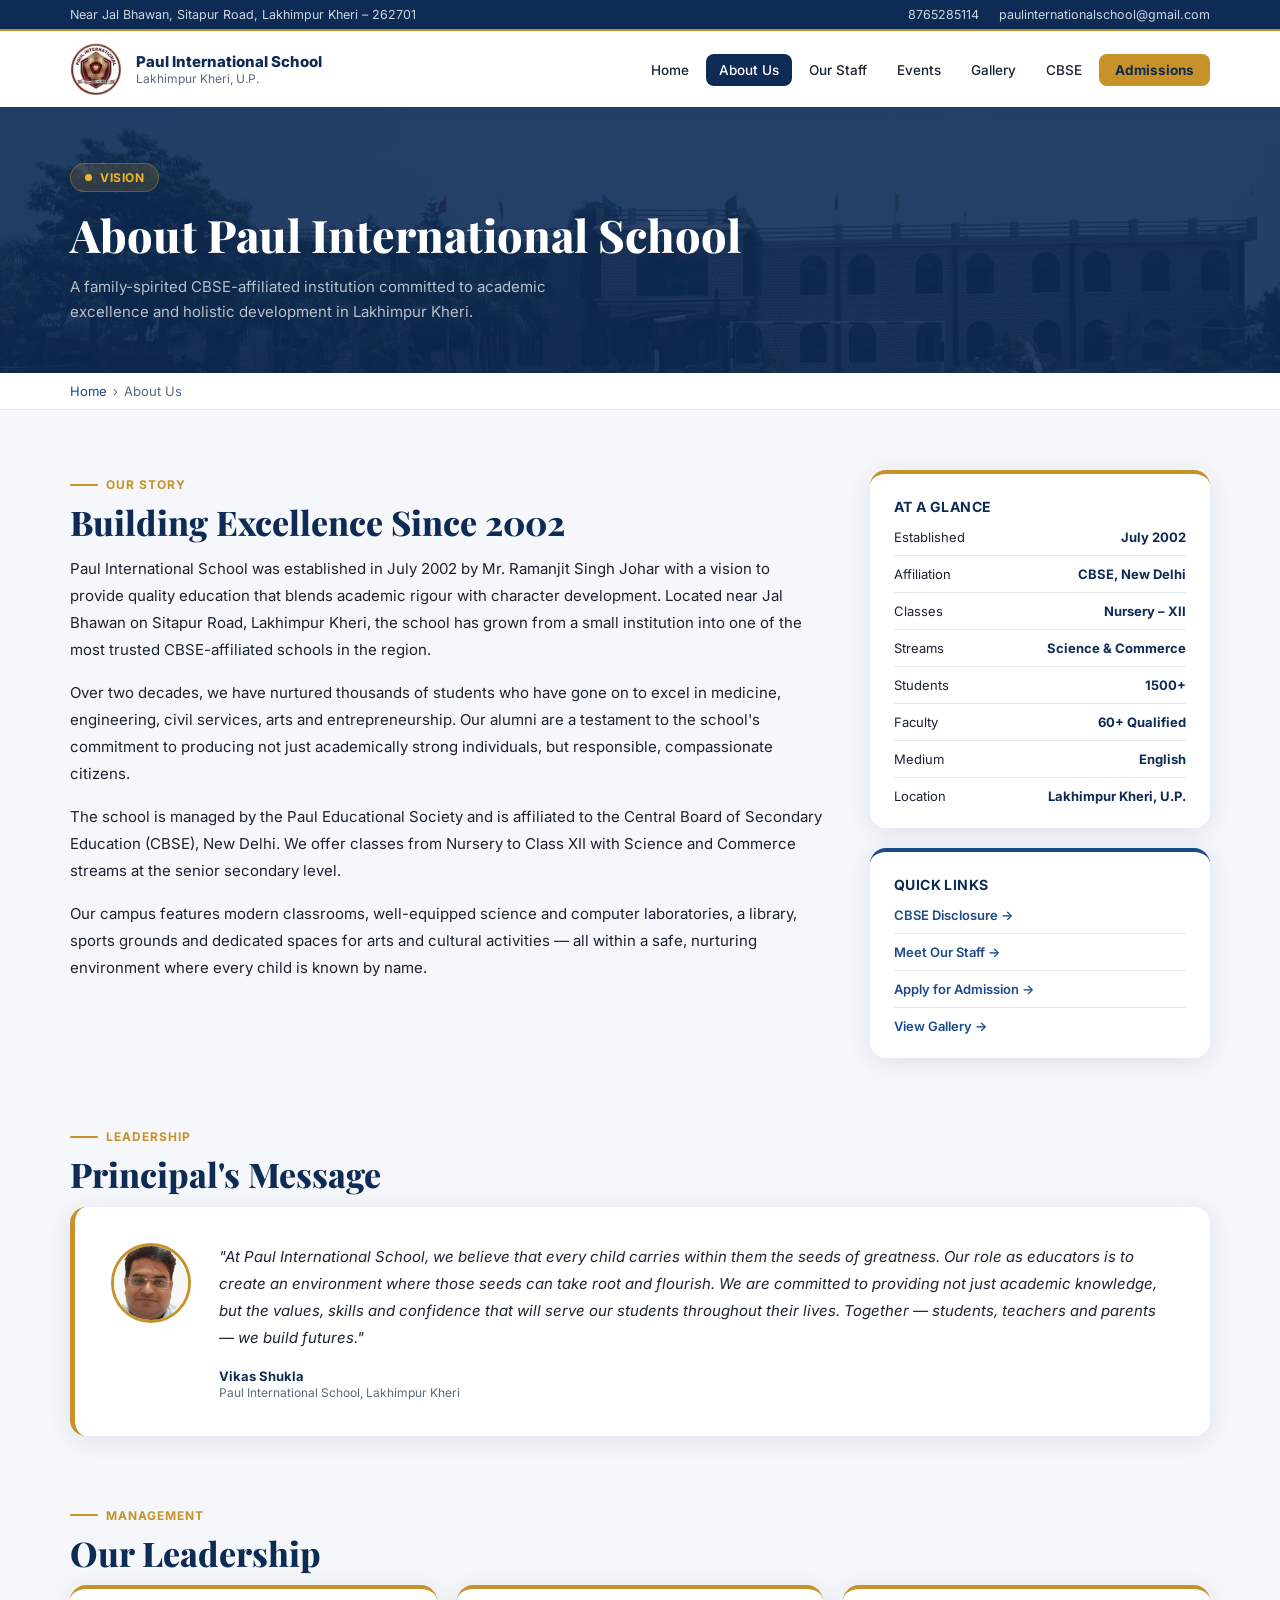
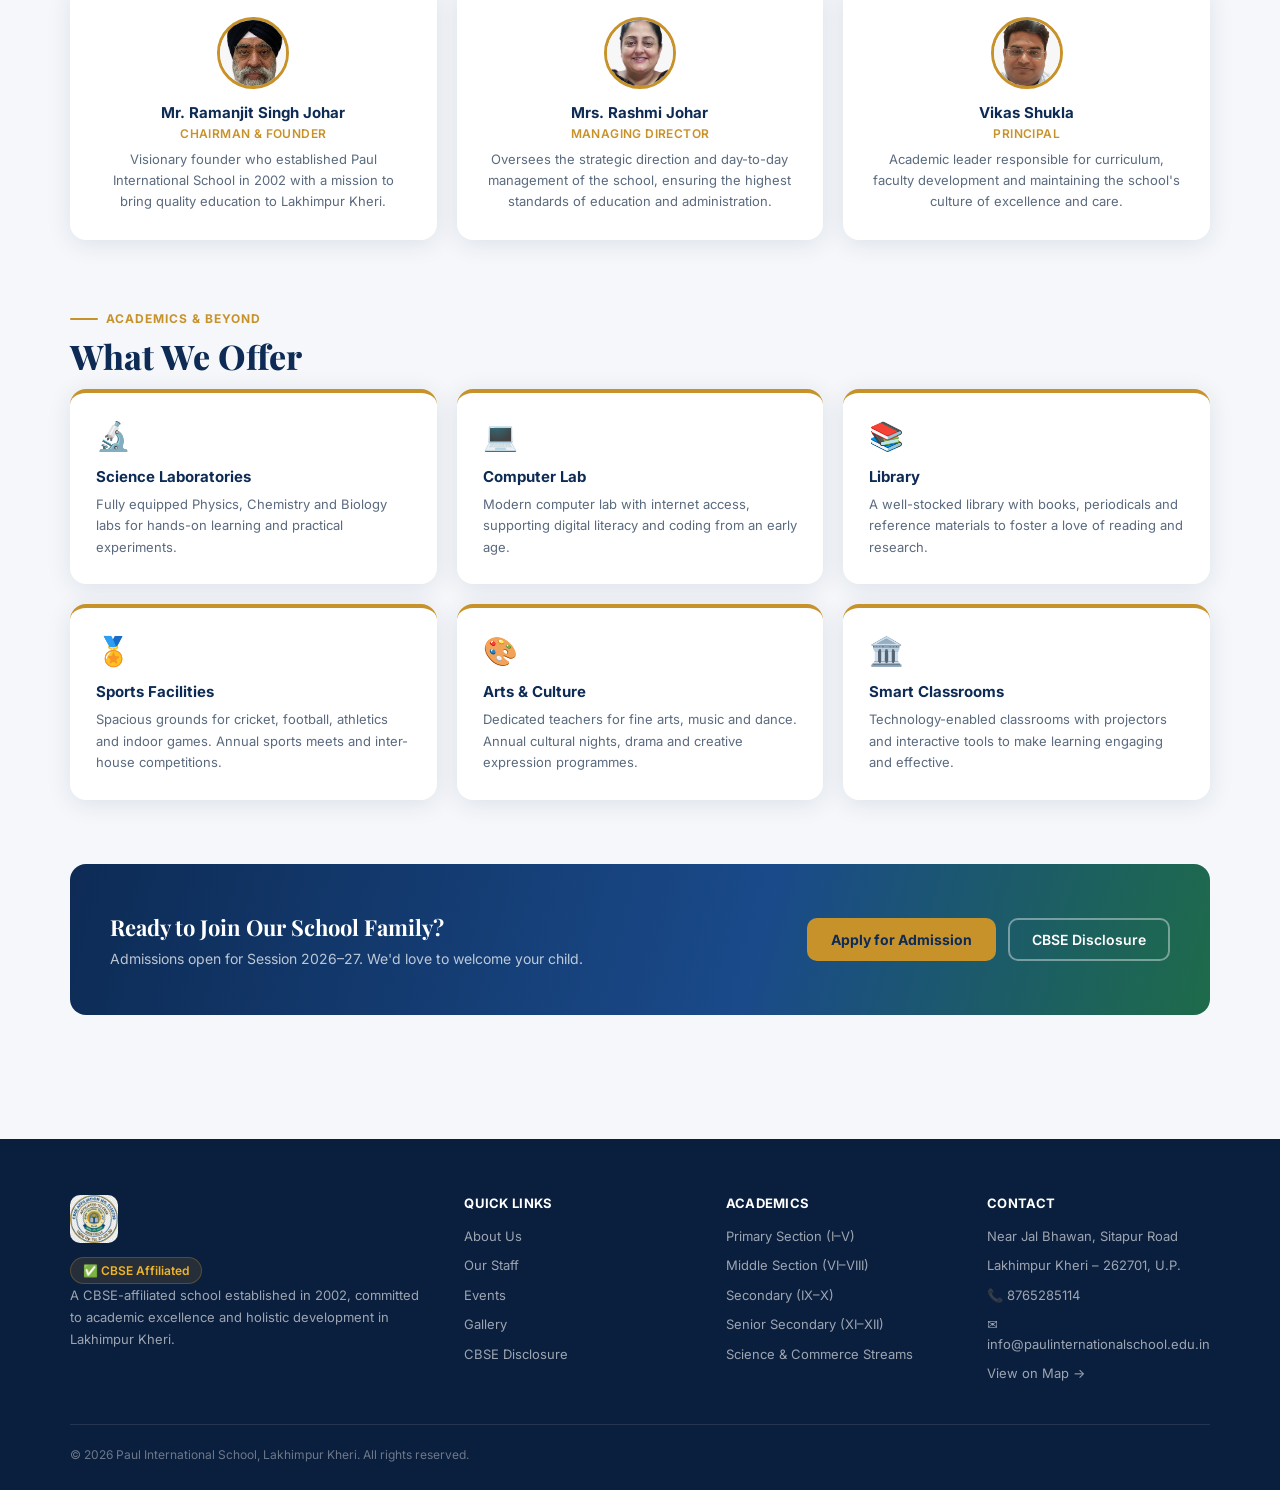
<file: about.html>
<!doctype html>
<html lang="en">
<head>
  <meta charset="utf-8" />
  <meta name="viewport" content="width=device-width,initial-scale=1" />
  <meta name="description" content="About Paul International School — Lakhimpur Kheri" />
  <title>About Us • Paul International School</title>
  <link rel="preconnect" href="https://fonts.googleapis.com">
  <link href="https://fonts.googleapis.com/css2?family=Inter:wght@400;500;600;700;800&family=Playfair+Display:wght@700;800&display=swap" rel="stylesheet">
  <link rel="stylesheet" href="style.css">
</head>
<body>

 <!-- ══ TOP BAR ══ -->
  <div class="topBar"><div class="container"><div class="topBarInner">
    <div class="topBarLeft"><span>Near Jal Bhawan, Sitapur Road, Lakhimpur Kheri – 262701</span></div>
    <div class="topBarRight"><a href="tel:8765285114">8765285114</a><a href="mailto:paulinternationalschool@gmail.com">paulinternationalschool@gmail.com</a></div>
  </div></div></div>
  
 <!-- ══ HEADER ══ -->
  <header><div class="container"><div class="nav">
    <a class="brand" href="index.html"><img src="images/logo.png" alt="Paul International School" /><div class="title"><strong>Paul International School</strong><span>Lakhimpur Kheri, U.P.</span></div></a>
    <nav aria-label="Primary"><ul>
      <li><a href="index.html">Home</a></li>
      <li><a href="about.html" class="active">About Us</a></li>
      <li><a href="our-staff.html">Our Staff</a></li>
      <li><a href="events.html">Events</a></li>
      <li><a href="gallery.html">Gallery</a></li>
      <li><a href="cbse-disclosure.html">CBSE</a></li>
      <li><a href="contact.html" class="navAdmission">Admissions</a></li>
    </ul></nav>
  </div></div></header>

  <div class="pageHero"><div class="pageHeroBg"></div><div class="container"><div class="pageHeroContent">
    <div class="kicker"><span></span> Vision</div>
    <h1>About Paul International School</h1>
    <p>A family-spirited CBSE-affiliated institution committed to academic excellence and holistic development in Lakhimpur Kheri.</p>
  </div></div></div>

  <div class="breadcrumb"><div class="container"><ol><li><a href="index.html">Home</a></li><li>About Us</li></ol></div></div>

  <main><div class="container">

    <!-- ABOUT + SIDEBAR -->
    <section>
      <div class="aboutGrid">
        <div class="aboutBody">
          <div class="sectionLabel">Our Story</div>
          <h2 class="sectionTitle">Building Excellence Since 2002</h2>
          <p>Paul International School was established in July 2002 by Mr. Ramanjit Singh Johar with a vision to provide quality education that blends academic rigour with character development. Located near Jal Bhawan on Sitapur Road, Lakhimpur Kheri, the school has grown from a small institution into one of the most trusted CBSE-affiliated schools in the region.</p>
          <p>Over two decades, we have nurtured thousands of students who have gone on to excel in medicine, engineering, civil services, arts and entrepreneurship. Our alumni are a testament to the school's commitment to producing not just academically strong individuals, but responsible, compassionate citizens.</p>
          <p>The school is managed by the Paul Educational Society and is affiliated to the Central Board of Secondary Education (CBSE), New Delhi. We offer classes from Nursery to Class XII with Science and Commerce streams at the senior secondary level.</p>
          <p>Our campus features modern classrooms, well-equipped science and computer laboratories, a library, sports grounds and dedicated spaces for arts and cultural activities — all within a safe, nurturing environment where every child is known by name.</p>
        </div>
        <div class="sidebar">
          <div class="sideCard">
            <h4>At a Glance</h4>
            <ul class="glanceList">
              <li><span>Established</span><span class="val">July 2002</span></li>
              <li><span>Affiliation</span><span class="val">CBSE, New Delhi</span></li>
              <li><span>Classes</span><span class="val">Nursery – XII</span></li>
              <li><span>Streams</span><span class="val">Science & Commerce</span></li>
              <li><span>Students</span><span class="val">1500+</span></li>
              <li><span>Faculty</span><span class="val">60+ Qualified</span></li>
              <li><span>Medium</span><span class="val">English</span></li>
              <li><span>Location</span><span class="val">Lakhimpur Kheri, U.P.</span></li>
            </ul>
          </div>
          <div class="sideCard" style="border-top-color:var(--blue);">
            <h4>Quick Links</h4>
            <ul class="glanceList">
              <li><a href="cbse-disclosure.html" style="color:var(--blue);font-weight:600;">CBSE Disclosure →</a></li>
              <li><a href="our-staff.html" style="color:var(--blue);font-weight:600;">Meet Our Staff →</a></li>
              <li><a href="contact.html" style="color:var(--blue);font-weight:600;">Apply for Admission →</a></li>
              <li><a href="gallery.html" style="color:var(--blue);font-weight:600;">View Gallery →</a></li>
            </ul>
          </div>
        </div>
      </div>
    </section>

    <!-- PRINCIPAL'S MESSAGE -->
    <section>
      <div class="sectionLabel">Leadership</div>
      <h2 class="sectionTitle">Principal's Message</h2>
      <div class="principalCard">
        <img src="images/principal.jpg" alt="Vikas Shukla - Principal" class="principalAvatar" style="object-fit: cover;" />
        <div>
          <blockquote>"At Paul International School, we believe that every child carries within them the seeds of greatness. Our role as educators is to create an environment where those seeds can take root and flourish. We are committed to providing not just academic knowledge, but the values, skills and confidence that will serve our students throughout their lives. Together — students, teachers and parents — we build futures."</blockquote>
          <cite>Vikas Shukla</cite>
          <div class="desig">Paul International School, Lakhimpur Kheri</div>
        </div>
      </div>
    </section>

    <!-- LEADERSHIP -->
    <section>
      <div class="sectionLabel">Management</div>
      <h2 class="sectionTitle">Our Leadership</h2>
      <div class="leaderGrid">
        <div class="leaderCard">
          <img src="images/chairman.jpg" alt="Mr. Ramanjit Singh Johar" class="leaderAvatar" style="object-fit: cover;" />
          <h4>Mr. Ramanjit Singh Johar</h4>
          <div class="role">Chairman & Founder</div>
          <p>Visionary founder who established Paul International School in 2002 with a mission to bring quality education to Lakhimpur Kheri.</p>
        </div>
        <div class="leaderCard">
          <img src="images/director.jpg" alt="Mrs. Rashmi Johar" class="leaderAvatar" style="object-fit: cover;" />
          <h4>Mrs. Rashmi Johar</h4>
          <div class="role">Managing Director</div>
          <p>Oversees the strategic direction and day-to-day management of the school, ensuring the highest standards of education and administration.</p>
        </div>
        <div class="leaderCard">
          <img src="images/principal.jpg" alt="Vikas Shukla - Principal" class="leaderAvatar" style="object-fit: cover;" />
          <h4>Vikas Shukla</h4>
          <div class="role">Principal</div>
          <p>Academic leader responsible for curriculum, faculty development and maintaining the school's culture of excellence and care.</p>
        </div>
      </div>
    </section>

    <!-- WHAT WE OFFER -->
    <section>
      <div class="sectionLabel">Academics & Beyond</div>
      <h2 class="sectionTitle">What We Offer</h2>
      <div class="featuresGrid">
        <div class="featureCard"><div class="icon">🔬</div><h3>Science Laboratories</h3><p>Fully equipped Physics, Chemistry and Biology labs for hands-on learning and practical experiments.</p></div>
        <div class="featureCard"><div class="icon">💻</div><h3>Computer Lab</h3><p>Modern computer lab with internet access, supporting digital literacy and coding from an early age.</p></div>
        <div class="featureCard"><div class="icon">📚</div><h3>Library</h3><p>A well-stocked library with books, periodicals and reference materials to foster a love of reading and research.</p></div>
        <div class="featureCard"><div class="icon">🏅</div><h3>Sports Facilities</h3><p>Spacious grounds for cricket, football, athletics and indoor games. Annual sports meets and inter-house competitions.</p></div>
        <div class="featureCard"><div class="icon">🎨</div><h3>Arts & Culture</h3><p>Dedicated teachers for fine arts, music and dance. Annual cultural nights, drama and creative expression programmes.</p></div>
        <div class="featureCard"><div class="icon">🏛️</div><h3>Smart Classrooms</h3><p>Technology-enabled classrooms with projectors and interactive tools to make learning engaging and effective.</p></div>
      </div>
    </section>

    <!-- CTA -->
    <section>
      <div class="ctaBanner">
        <div><h3>Ready to Join Our School Family?</h3><p>Admissions open for Session 2026–27. We'd love to welcome your child.</p></div>
        <div class="ctaBtns">
          <a class="btnPrimary" href="contact.html">Apply for Admission</a>
          <a class="btnOutline" href="cbse-disclosure.html">CBSE Disclosure</a>
        </div>
      </div>
    </section>

  </div></main>

  <footer><div class="container">
    <div class="footerGrid">
      <div class="footerBrand"><img src="images/cbse.png" alt="CBSE Affiliated"/><div class="affBadge" >✅ CBSE Affiliated</div><p>A CBSE-affiliated school established in 2002, committed to academic excellence and holistic development in Lakhimpur Kheri.</p></div>
      <div><h5>Quick Links</h5><ul><li><a href="about.html">About Us</a></li><li><a href="our-staff.html">Our Staff</a></li><li><a href="events.html">Events</a></li><li><a href="gallery.html">Gallery</a></li><li><a href="cbse-disclosure.html">CBSE Disclosure</a></li></ul></div>
      <div><h5>Academics</h5><ul><li>Primary Section (I–V)</li><li>Middle Section (VI–VIII)</li><li>Secondary (IX–X)</li><li>Senior Secondary (XI–XII)</li><li>Science & Commerce Streams</li></ul></div>
      <div><h5>Contact</h5><ul><li>Near Jal Bhawan, Sitapur Road</li><li>Lakhimpur Kheri – 262701, U.P.</li><li><a href="tel:8765285114">📞 8765285114</a></li><li><a href="mailto:info@paulinternationalschool.edu.in">✉ info@paulinternationalschool.edu.in</a></li><li><a href="contact.html">View on Map →</a></li></ul></div>
    </div>
    <hr class="footerDivider" />
    <div class="footerBottom"><p>© 2026 Paul International School, Lakhimpur Kheri. All rights reserved.</p></div>
  </div></footer>

</body>
</html>
</file>
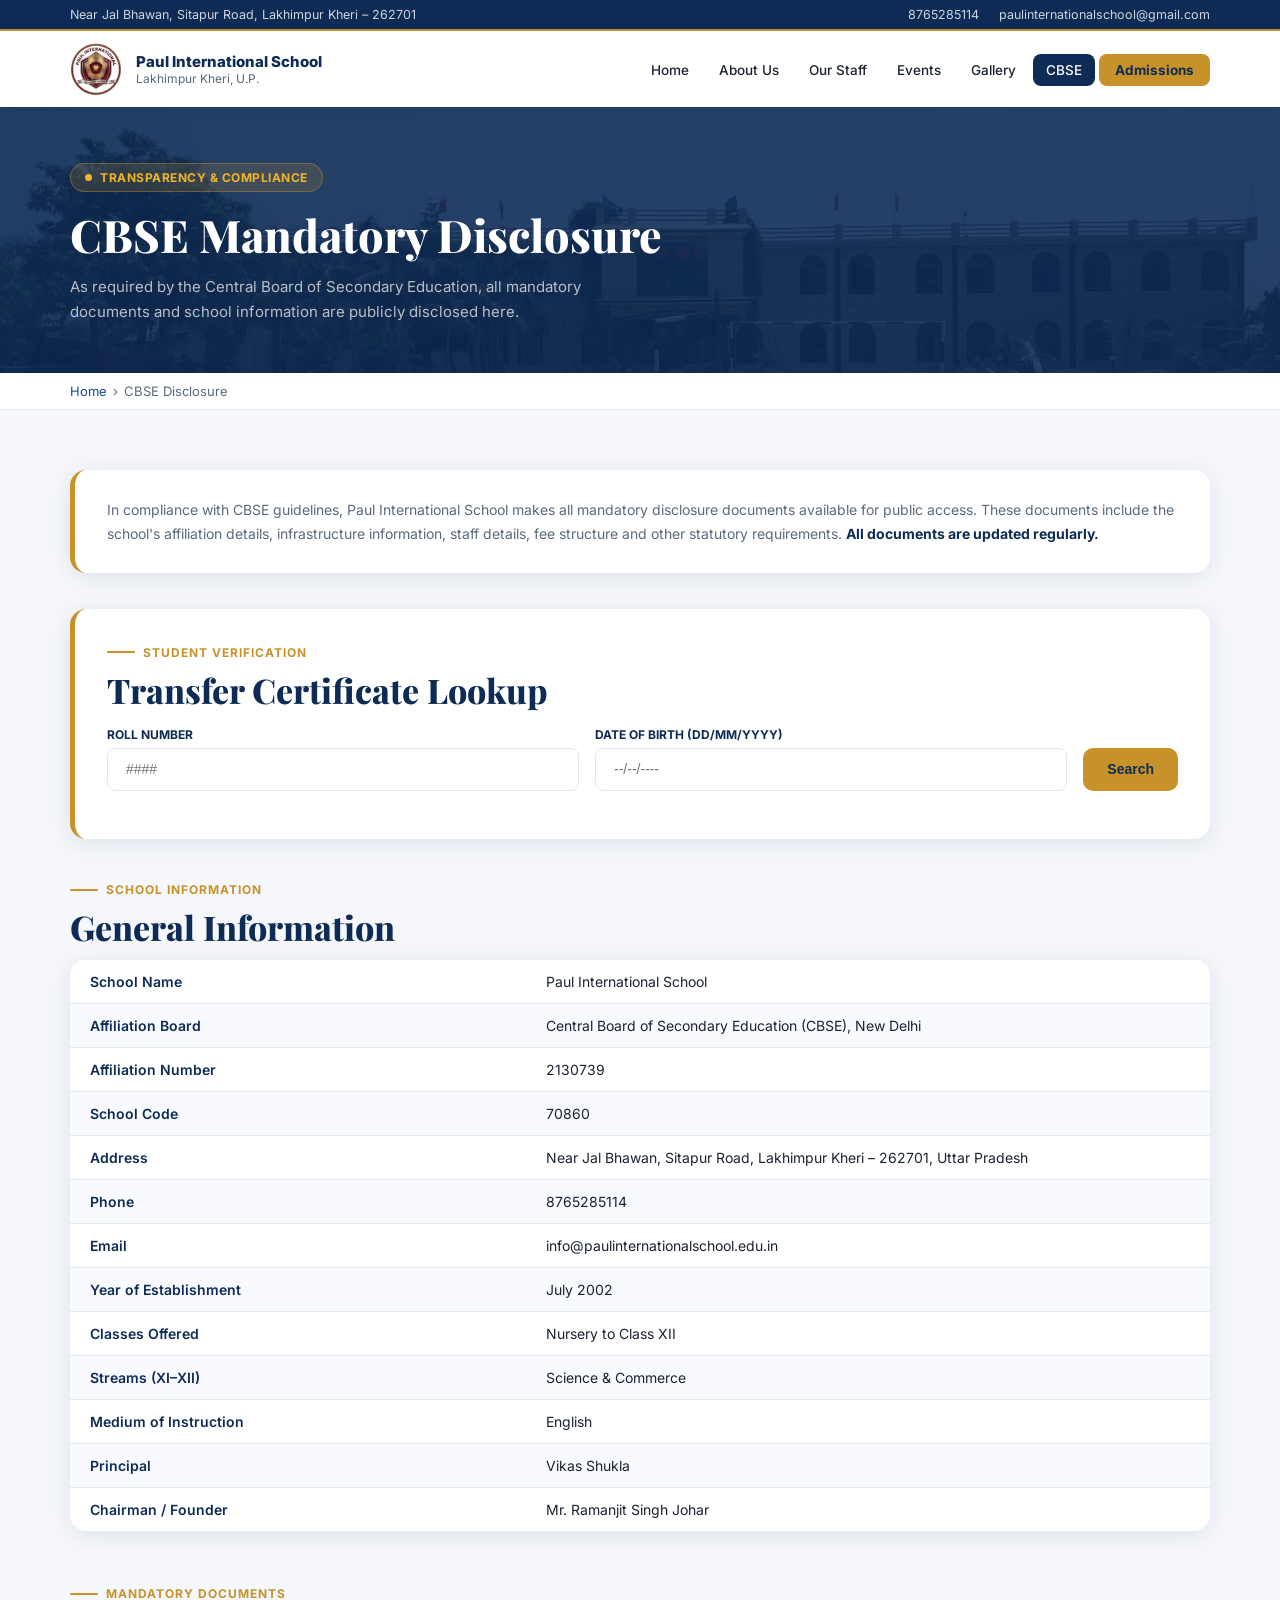
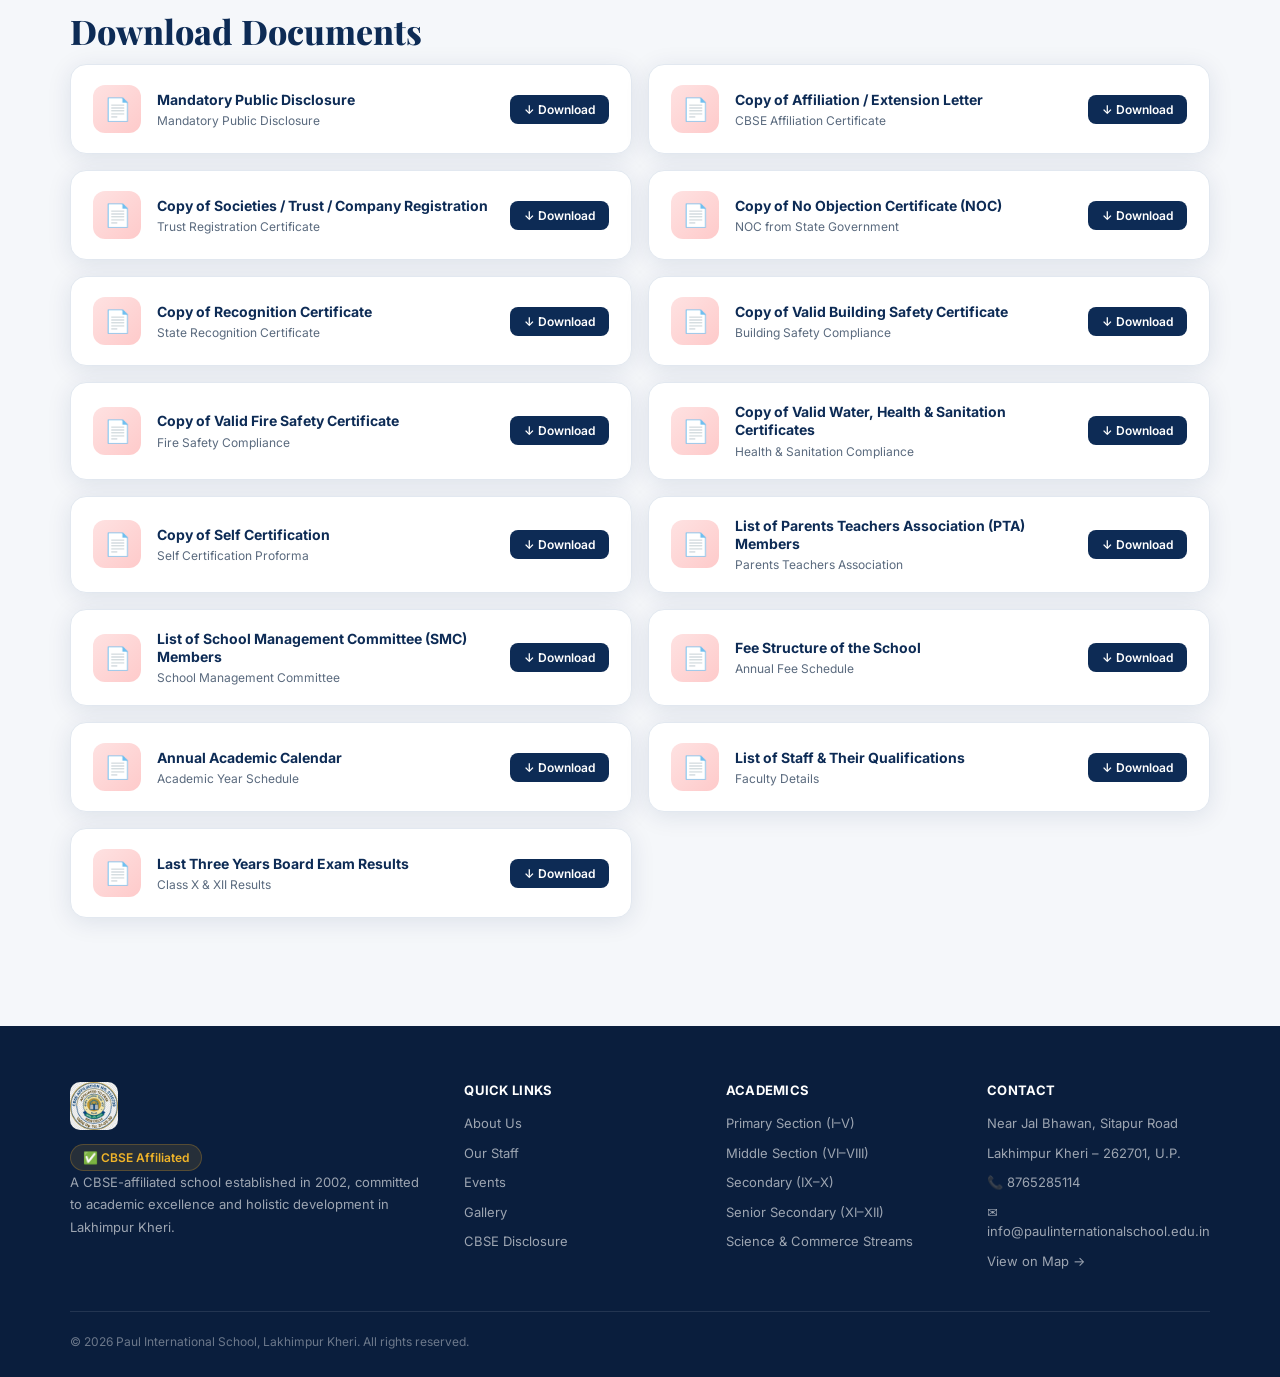
<file: cbse-disclosure.html>
<!doctype html>
<html lang="en">
<head>
  <meta charset="utf-8" />
  <meta name="viewport" content="width=device-width,initial-scale=1" />
  <meta name="description" content="CBSE Mandatory Disclosure — Paul International School, Lakhimpur Kheri" />
  <title>CBSE Disclosure • Paul International School</title>
  <link rel="preconnect" href="https://fonts.googleapis.com">
  <link href="https://fonts.googleapis.com/css2?family=Inter:wght@400;500;600;700;800&family=Playfair+Display:wght@700;800&display=swap" rel="stylesheet">
  <link rel="stylesheet" href="style.css">
</head>
<body>

 <!-- ══ TOP BAR ══ -->
  <div class="topBar"><div class="container"><div class="topBarInner">
    <div class="topBarLeft"><span>Near Jal Bhawan, Sitapur Road, Lakhimpur Kheri – 262701</span></div>
    <div class="topBarRight"><a href="tel:8765285114">8765285114</a><a href="mailto:paulinternationalschool@gmail.com">paulinternationalschool@gmail.com</a></div>
  </div></div></div>
  
 <!-- ══ HEADER ══ -->
  <header><div class="container"><div class="nav">
    <a class="brand" href="index.html"><img src="images/logo.png" alt="Paul International School" /><div class="title"><strong>Paul International School</strong><span>Lakhimpur Kheri, U.P.</span></div></a>
    <nav aria-label="Primary"><ul>
      <li><a href="index.html">Home</a></li>
      <li><a href="about.html">About Us</a></li>
      <li><a href="our-staff.html">Our Staff</a></li>
      <li><a href="events.html">Events</a></li>
      <li><a href="gallery.html">Gallery</a></li>
      <li><a href="cbse-disclosure.html" class="active">CBSE</a></li>
      <li><a href="contact.html" class="navAdmission">Admissions</a></li>
    </ul></nav>
  </div></div></header>

  <div class="pageHero"><div class="pageHeroBg"></div><div class="container"><div class="pageHeroContent">
    <div class="kicker"><span></span> Transparency & Compliance</div>
    <h1>CBSE Mandatory Disclosure</h1>
    <p>As required by the Central Board of Secondary Education, all mandatory documents and school information are publicly disclosed here.</p>
  </div></div></div>

  <div class="breadcrumb"><div class="container"><ol><li><a href="index.html">Home</a></li><li>CBSE Disclosure</li></ol></div></div>

  <main><div class="container">

    <div class="infoCard">
      <p>In compliance with CBSE guidelines, Paul International School makes all mandatory disclosure documents available for public access. These documents include the school's affiliation details, infrastructure information, staff details, fee structure and other statutory requirements. <strong>All documents are updated regularly.</strong></p>
    </div>
    <!-- TC SEARCH BOX SECTION -->
    <div class="tcSearchCard">
      <div class="sectionLabel">Student Verification</div>
      <h2 class="sectionTitle">Transfer Certificate Lookup</h2>
      <form id="tcSearchForm" class="tcForm">
        <div class="formGroup">
          <label for="tcRoll">Roll Number</label>
          <input type="text" id="tcRoll" placeholder=" #### " required>
        </div>
        <div class="formGroup">
          <label for="tcDob">Date of Birth (DD/MM/YYYY)</label>
          <input type="text" id="tcDob" placeholder=" --/--/---- " required>
        </div>
        <button type="submit" class="btnPrimary">Search</button>
      </form>
      <div id="tcResult" class="tcResultContainer"></div>
    </div>

    <!-- SCHOOL INFO -->
    <div class="sectionLabel">School Information</div>
    <h2 class="sectionTitle">General Information</h2>
    <table class="infoTable">
      <tr><td>School Name</td><td>Paul International School</td></tr>
      <tr><td>Affiliation Board</td><td>Central Board of Secondary Education (CBSE), New Delhi</td></tr>
      <tr><td>Affiliation Number</td><td>2130739</td></tr>
      <tr><td>School Code</td><td>70860</td></tr>
      <tr><td>Address</td><td>Near Jal Bhawan, Sitapur Road, Lakhimpur Kheri – 262701, Uttar Pradesh</td></tr>
      <tr><td>Phone</td><td>8765285114</td></tr>
      <tr><td>Email</td><td>info@paulinternationalschool.edu.in</td></tr>
      <tr><td>Year of Establishment</td><td>July 2002</td></tr>
      <tr><td>Classes Offered</td><td>Nursery to Class XII</td></tr>
      <tr><td>Streams (XI–XII)</td><td>Science & Commerce</td></tr>
      <tr><td>Medium of Instruction</td><td>English</td></tr>
      <tr><td>Principal</td><td>Vikas Shukla</td></tr>
      <tr><td>Chairman / Founder</td><td>Mr. Ramanjit Singh Johar</td></tr>
    </table>

    <!-- DOCUMENTS -->
    <div class="sectionLabel">Mandatory Documents</div>
    <h2 class="sectionTitle">Download Documents</h2>
    <div class="docsGrid">

      <div class="docCard">
        <div class="docIcon">📄</div>
        <div class="docInfo"><h4>Mandatory Public Disclosure</h4><p>Mandatory Public Disclosure</p></div>
        <a class="docDownload" href="cbse_files/public_disclosure.pdf" target="_blank">↓ Download</a>
      </div>

      <div class="docCard">
        <div class="docIcon">📄</div>
        <div class="docInfo"><h4>Copy of Affiliation / Extension Letter</h4><p>CBSE Affiliation Certificate</p></div>
        <a class="docDownload" href="cbse_files/affiliation_letter.pdf" target="_blank">↓ Download</a>
      </div>

      <div class="docCard">
        <div class="docIcon">📄</div>
        <div class="docInfo"><h4>Copy of Societies / Trust / Company Registration</h4><p>Trust Registration Certificate</p></div>
        <a class="docDownload" href="cbse_files/trust_registration.pdf" target="_blank">↓ Download</a>
      </div>

      <div class="docCard">
        <div class="docIcon">📄</div>
        <div class="docInfo"><h4>Copy of No Objection Certificate (NOC)</h4><p>NOC from State Government</p></div>
        <a class="docDownload" href="cbse_files/noc.pdf" target="_blank">↓ Download</a>
      </div>

      <div class="docCard">
        <div class="docIcon">📄</div>
        <div class="docInfo"><h4>Copy of Recognition Certificate</h4><p>State Recognition Certificate</p></div>
        <a class="docDownload" href="cbse_files/recognition_certificate.pdf" target="_blank">↓ Download</a>
      </div>

      <div class="docCard">
        <div class="docIcon">📄</div>
        <div class="docInfo"><h4>Copy of Valid Building Safety Certificate</h4><p>Building Safety Compliance</p></div>
        <a class="docDownload" href="cbse_files/building_safety_certificate.pdf" target="_blank">↓ Download</a>
      </div>

      <div class="docCard">
        <div class="docIcon">📄</div>
        <div class="docInfo"><h4>Copy of Valid Fire Safety Certificate</h4><p>Fire Safety Compliance</p></div>
        <a class="docDownload" href="cbse_files/fire_safety_certificate.pdf" target="_blank">↓ Download</a>
      </div>

      <div class="docCard">
        <div class="docIcon">📄</div>
        <div class="docInfo"><h4>Copy of Valid Water, Health & Sanitation Certificates</h4><p>Health & Sanitation Compliance</p></div>
        <a class="docDownload" href="cbse_files/water_health_sanitation.pdf" target="_blank">↓ Download</a>
      </div>

      <div class="docCard">
        <div class="docIcon">📄</div>
        <div class="docInfo"><h4>Copy of Self Certification</h4><p>Self Certification Proforma</p></div>
        <a class="docDownload" href="cbse_files/self_certificate.pdf" target="_blank">↓ Download</a>
      </div>

       <div class="docCard">
        <div class="docIcon">📄</div>
        <div class="docInfo"><h4>List of Parents Teachers Association (PTA) Members</h4><p>Parents Teachers Association</p></div>
        <a class="docDownload" href="cbse_files/pta.pdf" target="_blank">↓ Download</a>
      </div>

      <div class="docCard">
        <div class="docIcon">📄</div>
        <div class="docInfo"><h4>List of School Management Committee (SMC) Members</h4><p>School Management Committee</p></div>
        <a class="docDownload" href="cbse_files/school_management_committee.pdf" target="_blank">↓ Download</a>
      </div>

      <div class="docCard">
        <div class="docIcon">📄</div>
        <div class="docInfo"><h4>Fee Structure of the School</h4><p>Annual Fee Schedule</p></div>
        <a class="docDownload" href="cbse_files/fee_structure.pdf" target="_blank">↓ Download</a>
      </div>

      <div class="docCard">
        <div class="docIcon">📄</div>
        <div class="docInfo"><h4>Annual Academic Calendar</h4><p>Academic Year Schedule</p></div>
        <a class="docDownload" href="cbse_files/academic_calendar.pdf" target="_blank">↓ Download</a>
      </div>

      <div class="docCard">
        <div class="docIcon">📄</div>
        <div class="docInfo"><h4>List of Staff & Their Qualifications</h4><p>Faculty Details</p></div>
        <a class="docDownload" href="cbse_files/staff_list.pdf" target="_blank">↓ Download</a>
      </div>

      <div class="docCard">
        <div class="docIcon">📄</div>
        <div class="docInfo"><h4>Last Three Years Board Exam Results</h4><p>Class X & XII Results</p></div>
        <a class="docDownload" href="cbse_files/board_results.pdf" target="_blank">↓ Download</a>
      </div>

    </div>

  </div></main>

  <footer><div class="container">
    <div class="footerGrid">
      <div class="footerBrand"><img src="images/cbse.png" alt="CBSE Affiliated"/><div class="affBadge" >✅ CBSE Affiliated</div><p>A CBSE-affiliated school established in 2002, committed to academic excellence and holistic development in Lakhimpur Kheri.</p></div>
      <div><h5>Quick Links</h5><ul><li><a href="about.html">About Us</a></li><li><a href="our-staff.html">Our Staff</a></li><li><a href="events.html">Events</a></li><li><a href="gallery.html">Gallery</a></li><li><a href="cbse-disclosure.html">CBSE Disclosure</a></li></ul></div>
      <div><h5>Academics</h5><ul><li>Primary Section (I–V)</li><li>Middle Section (VI–VIII)</li><li>Secondary (IX–X)</li><li>Senior Secondary (XI–XII)</li><li>Science & Commerce Streams</li></ul></div>
      <div><h5>Contact</h5><ul><li>Near Jal Bhawan, Sitapur Road</li><li>Lakhimpur Kheri – 262701, U.P.</li><li><a href="tel:8765285114">📞 8765285114</a></li><li><a href="mailto:info@paulinternationalschool.edu.in">✉ info@paulinternationalschool.edu.in</a></li><li><a href="contact.html">View on Map →</a></li></ul></div>
    </div>
    <hr class="footerDivider" />
    <div class="footerBottom"><p>© 2026 Paul International School, Lakhimpur Kheri. All rights reserved.</p></div>
  </div></footer>

<script>
    document.getElementById('tcSearchForm').addEventListener('submit', async function(e) {
      e.preventDefault();
      
      const inputRoll = document.getElementById('tcRoll').value.trim();
      const inputDob = document.getElementById('tcDob').value.trim();
      const resultDiv = document.getElementById('tcResult');
      
      resultDiv.innerHTML = 'Searching...';

      try {
        const response = await fetch('cert_list.txt');
        if (!response.ok) throw new Error('Could not load student database.');
        
        const textData = await fetchResponseText(response);
        const lines = textData.split('\n');
        
        let matchedStudent = null;

        for (let line of lines) {
          if (!line.trim()) continue;
          
          // Expected format: Roll | Name | DOB | UDISE
          const parts = line.split('|').map(p => p.trim());
          if (parts.length >= 4) {
            const [roll, name, dob, udise] = parts;
            if (roll === inputRoll && dob === inputDob) {
              matchedStudent = { roll, name, dob, udise };
              break;
            }
          }
        }

        if (matchedStudent) {
          // File path pointing to images/transfer_cert/[Roll No].pdf
          const pdfPath = `images/transfer_cert/${matchedStudent.roll}.pdf`;
          resultDiv.innerHTML = `
            <div class="tcMatch">
              <p><strong>UDISE No:</strong> ${matchedStudent.udise}</p>
              <p><strong>Student Name:</strong> 
                <a href="${pdfPath}" target="_blank" class="tcLink">
                  ${matchedStudent.name} (View TC PDF)
                </a>
              </p>
            </div>
          `;
        } else {
          resultDiv.innerHTML = `<p class="tcError">No student record found matching Roll No: <strong>${inputRoll}</strong> and DOB: <strong>${inputDob}</strong>.</p>`;
        }
      } catch (err) {
        resultDiv.innerHTML = `<p class="tcError">Error: ${err.message}</p>`;
      }
    });

    async function fetchResponseText(response) {
      return await response.text();
    }
  </script>
</body>
</html>
</file>
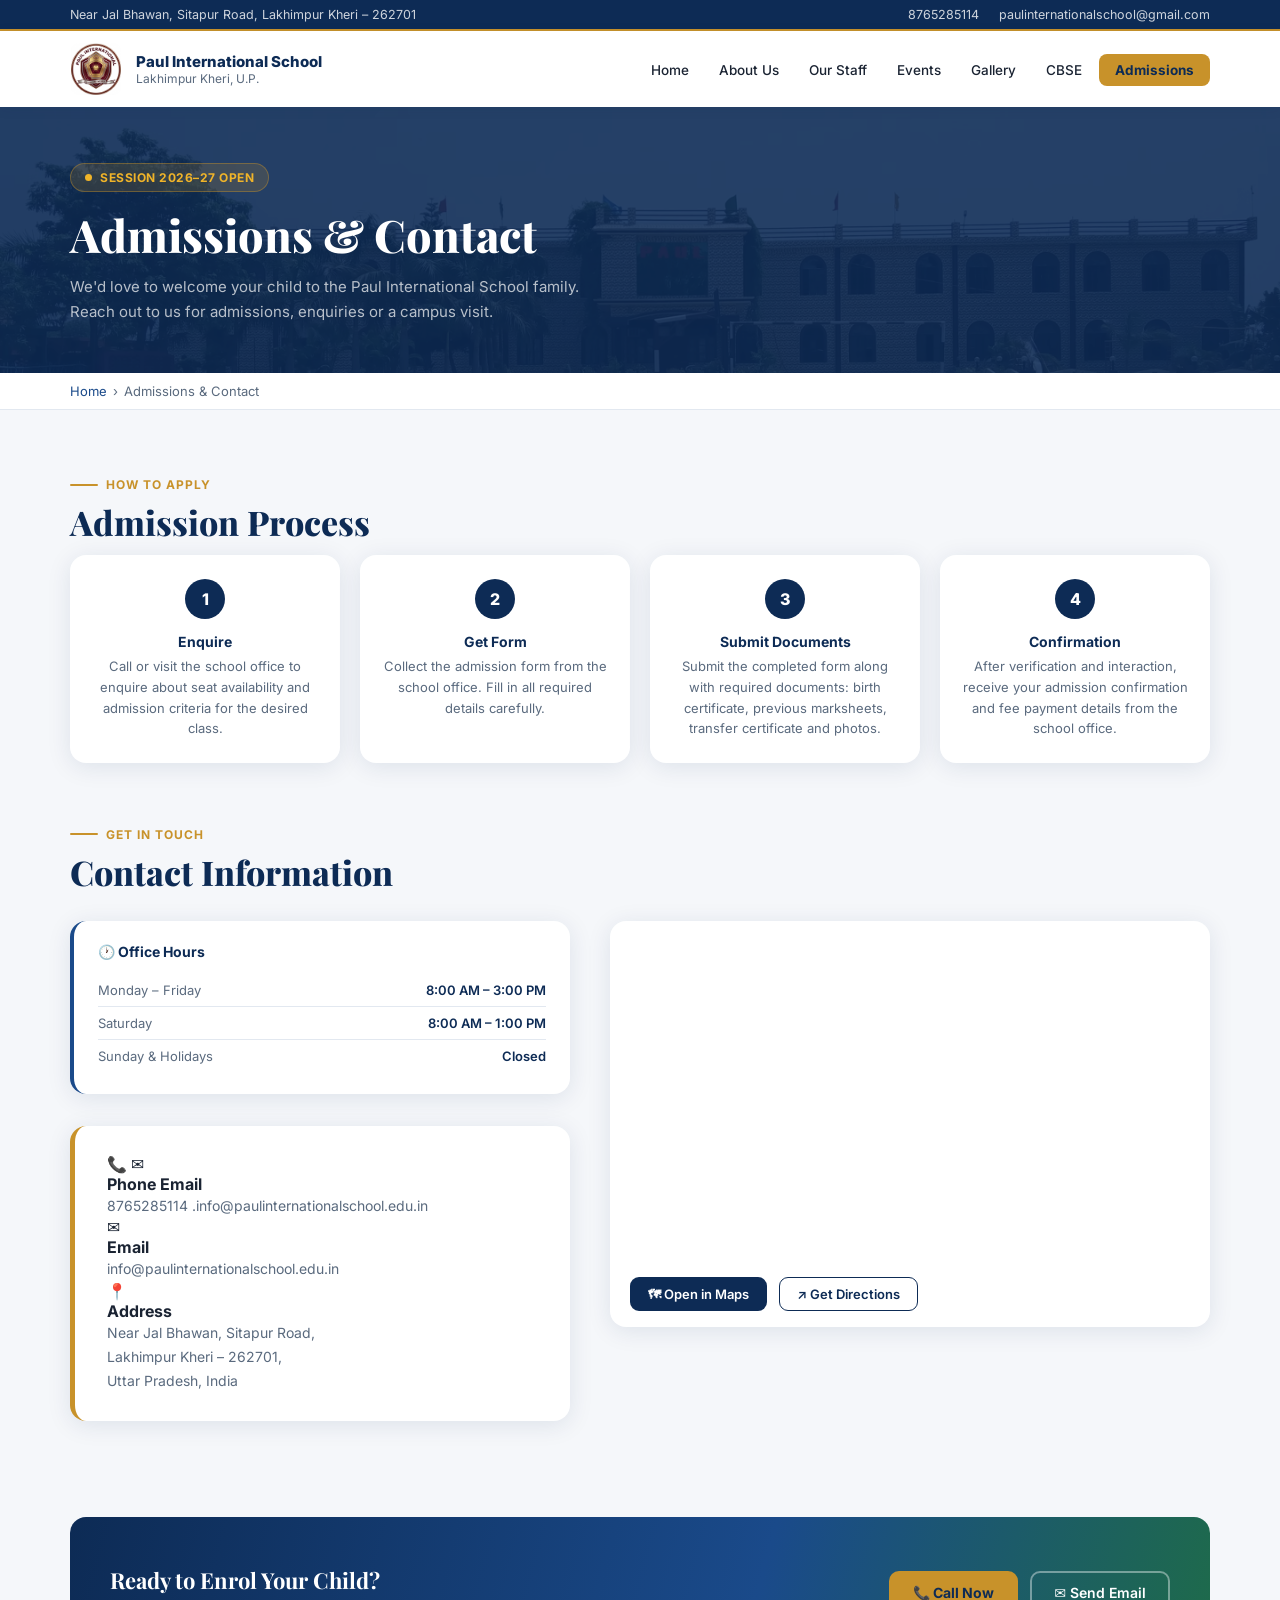
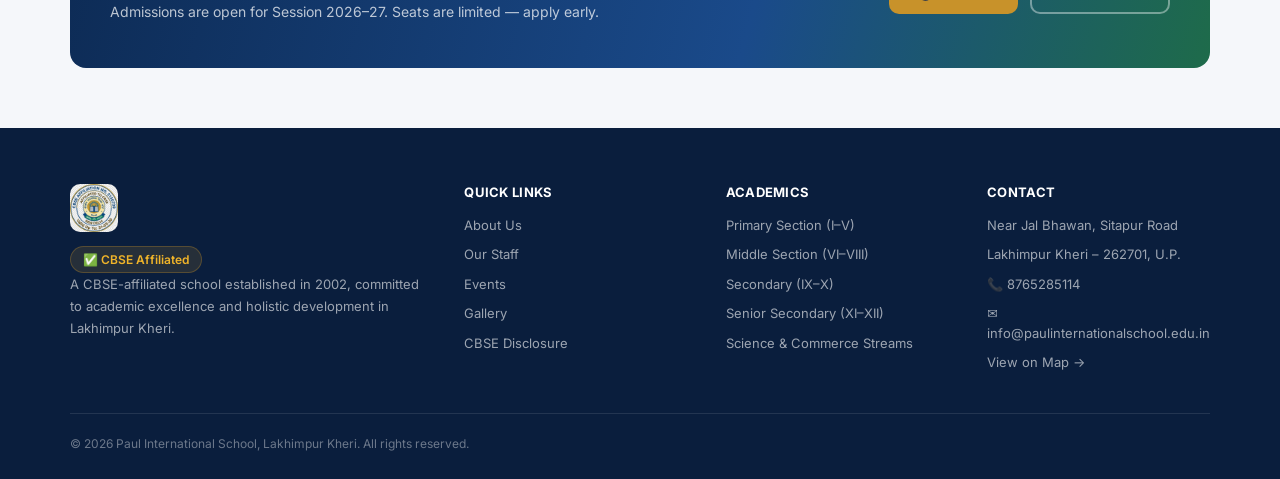
<file: contact.html>
<!doctype html>
<html lang="en">
<head>
  <meta charset="utf-8" />
  <meta name="viewport" content="width=device-width,initial-scale=1" />
  <meta name="description" content="Contact & Admissions — Paul International School, Lakhimpur Kheri" />
  <title>Admissions & Contact • Paul International School</title>
  <link rel="preconnect" href="https://fonts.googleapis.com">
  <link href="https://fonts.googleapis.com/css2?family=Inter:wght@400;500;600;700;800&family=Playfair+Display:wght@700;800&display=swap" rel="stylesheet">
  <link rel="stylesheet" href="style.css">
</head>
<body>

 <!-- ══ TOP BAR ══ -->
  <div class="topBar"><div class="container"><div class="topBarInner">
    <div class="topBarLeft"><span>Near Jal Bhawan, Sitapur Road, Lakhimpur Kheri – 262701</span></div>
    <div class="topBarRight"><a href="tel:8765285114">8765285114</a><a href="mailto:paulinternationalschool@gmail.com">paulinternationalschool@gmail.com</a></div>
  </div></div></div>
  
 <!-- ══ HEADER ══ -->
  <header><div class="container"><div class="nav">
    <a class="brand" href="index.html"><img src="images/logo.png" alt="Paul International School" /><div class="title"><strong>Paul International School</strong><span>Lakhimpur Kheri, U.P.</span></div></a>
    <nav aria-label="Primary"><ul>
      <li><a href="index.html">Home</a></li>
      <li><a href="about.html">About Us</a></li>
      <li><a href="our-staff.html">Our Staff</a></li>
      <li><a href="events.html">Events</a></li>
      <li><a href="gallery.html">Gallery</a></li>
      <li><a href="cbse-disclosure.html">CBSE</a></li>
      <li><a href="contact.html" class="navAdmission">Admissions</a></li>
    </ul></nav>
  </div></div></header>

  <div class="pageHero"><div class="pageHeroBg"></div><div class="container"><div class="pageHeroContent">
    <div class="kicker"><span></span> Session 2026–27 Open</div>
    <h1>Admissions & Contact</h1>
    <p>We'd love to welcome your child to the Paul International School family. Reach out to us for admissions, enquiries or a campus visit.</p>
  </div></div></div>

  <div class="breadcrumb"><div class="container"><ol><li><a href="index.html">Home</a></li><li>Admissions & Contact</li></ol></div></div>

  <main><div class="container">

    <!-- ADMISSION STEPS -->
    <div class="sectionLabel">How to Apply</div>
    <h2 class="sectionTitle">Admission Process</h2>
    <div class="stepsGrid">
      <div class="stepCard"><div class="stepNum">1</div><h4>Enquire</h4><p>Call or visit the school office to enquire about seat availability and admission criteria for the desired class.</p></div>
      <div class="stepCard"><div class="stepNum">2</div><h4>Get Form</h4><p>Collect the admission form from the school office. Fill in all required details carefully.</p></div>
      <div class="stepCard"><div class="stepNum">3</div><h4>Submit Documents</h4><p>Submit the completed form along with required documents: birth certificate, previous marksheets, transfer certificate and photos.</p></div>
      <div class="stepCard"><div class="stepNum">4</div><h4>Confirmation</h4><p>After verification and interaction, receive your admission confirmation and fee payment details from the school office.</p></div>
    </div>

    <!-- CONTACT + MAP -->
    <div class="sectionLabel">Get in Touch</div>
    <h2 class="sectionTitle">Contact Information</h2>
    <div class="contactGrid">
      <div>
        <div class="hoursCard" style="margin-top:16px;">
          <h4>🕐 Office Hours</h4>
          <div class="hoursRow"><span class="day">Monday – Friday</span><span class="time">8:00 AM – 3:00 PM</span></div>
          <div class="hoursRow"><span class="day">Saturday</span><span class="time">8:00 AM – 1:00 PM</span></div>
          <div class="hoursRow"><span class="day">Sunday & Holidays</span><span class="time">Closed</span></div>
        </div>
        <div class="infoCards" style="margin-top:16px;"></div>
          <div class="infoCard" style="margin-top:16px;">
            <div class="icon">📞                   ✉️</div>
            <div><h4>Phone                Email</h4><p><a href="tel:8765285114">8765285114          .<a href="mailto:info@paulinternationalschool.edu.in">info@paulinternationalschool.edu.in</a></a></p></div>
            <div class="icon">✉️</div>
            <div><h4>Email</h4><p><a href="mailto:info@paulinternationalschool.edu.in">info@paulinternationalschool.edu.in</a></p></div>
            <div class="icon">📍</div>
            <div><h4>Address</h4><p>Near Jal Bhawan, Sitapur Road,<br>Lakhimpur Kheri – 262701,<br>Uttar Pradesh, India</p></div>
        </div>
      </div>
      <div>
        <div class="mapCard" style="margin-top:16px;">
          <iframe src="https://www.google.com/maps/embed?pb=!1m18!1m12!1m3!1d881.3540080212956!2d80.76514086679643!3d27.91988850831064!2m3!1f0!2f0!3f0!3m2!1i1024!2i768!4f13.1!3m3!1m2!1s0x399f345ff91ce3c5%3A0x4fa9838278e43414!2sPaul%20International%20School!5e0!3m2!1sen!2sin!4v1777797145358!5m2!1sen!2sin" 
          width="600" height="450" style="border:0;" allowfullscreen="" loading="lazy" referrerpolicy="no-referrer-when-downgrade">

          </iframe>
          <div class="mapCardFooter">
            <a class="btnNav" href="https://maps.google.com/?q=WQ98+P6+Lakhimpur,+Uttar+Pradesh" target="_blank">🗺 Open in Maps</a>
            <a class="btnNavOutline" href="https://maps.google.com/maps/dir/?api=1&destination=WQ98+P6+Lakhimpur,+Uttar+Pradesh" target="_blank">↗ Get Directions</a>
          </div>
        </div>
      </div>
    </div>

    <!-- CTA -->
    <div class="ctaBanner">
      <div><h3>Ready to Enrol Your Child?</h3><p>Admissions are open for Session 2026–27. Seats are limited — apply early.</p></div>
      <div class="ctaBtns">
        <a class="btnPrimary" href="tel:8765285114">📞 Call Now</a>
        <a class="btnOutline" href="mailto:info@paulinternationalschool.edu.in">✉ Send Email</a>
      </div>
    </div>

  </div></main>

  <footer><div class="container">
    <div class="footerGrid">
      <div class="footerBrand"><img src="images/cbse.png" alt="CBSE Affiliated"/><div class="affBadge" >✅ CBSE Affiliated</div><p>A CBSE-affiliated school established in 2002, committed to academic excellence and holistic development in Lakhimpur Kheri.</p></div>
      <div><h5>Quick Links</h5><ul><li><a href="about.html">About Us</a></li><li><a href="our-staff.html">Our Staff</a></li><li><a href="events.html">Events</a></li><li><a href="gallery.html">Gallery</a></li><li><a href="cbse-disclosure.html">CBSE Disclosure</a></li></ul></div>
      <div><h5>Academics</h5><ul><li>Primary Section (I–V)</li><li>Middle Section (VI–VIII)</li><li>Secondary (IX–X)</li><li>Senior Secondary (XI–XII)</li><li>Science & Commerce Streams</li></ul></div>
      <div><h5>Contact</h5><ul><li>Near Jal Bhawan, Sitapur Road</li><li>Lakhimpur Kheri – 262701, U.P.</li><li><a href="tel:8765285114">📞 8765285114</a></li><li><a href="mailto:info@paulinternationalschool.edu.in">✉ info@paulinternationalschool.edu.in</a></li><li><a href="contact.html">View on Map →</a></li></ul></div>
    </div>
    <hr class="footerDivider" />
    <div class="footerBottom"><p>© 2026 Paul International School, Lakhimpur Kheri. All rights reserved.</p></div>
  </div></footer>

</body>
</html>
</file>
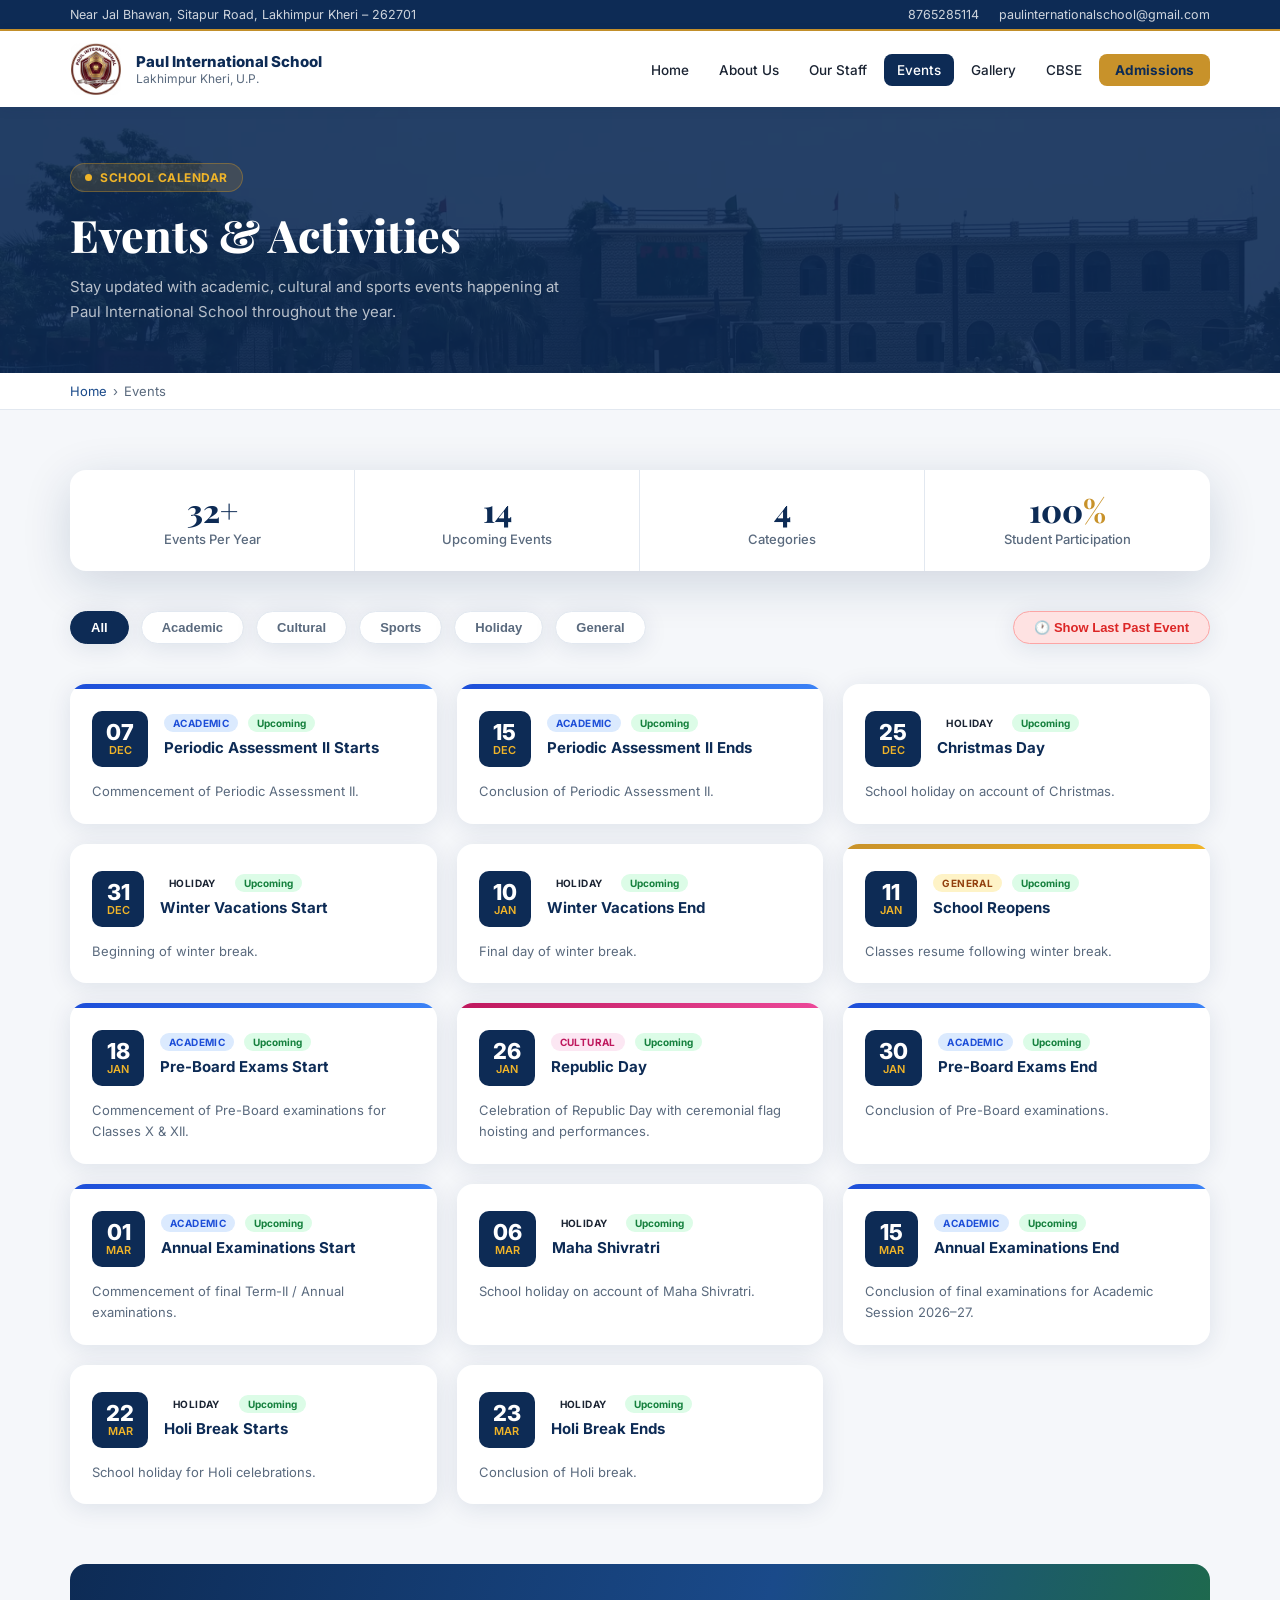
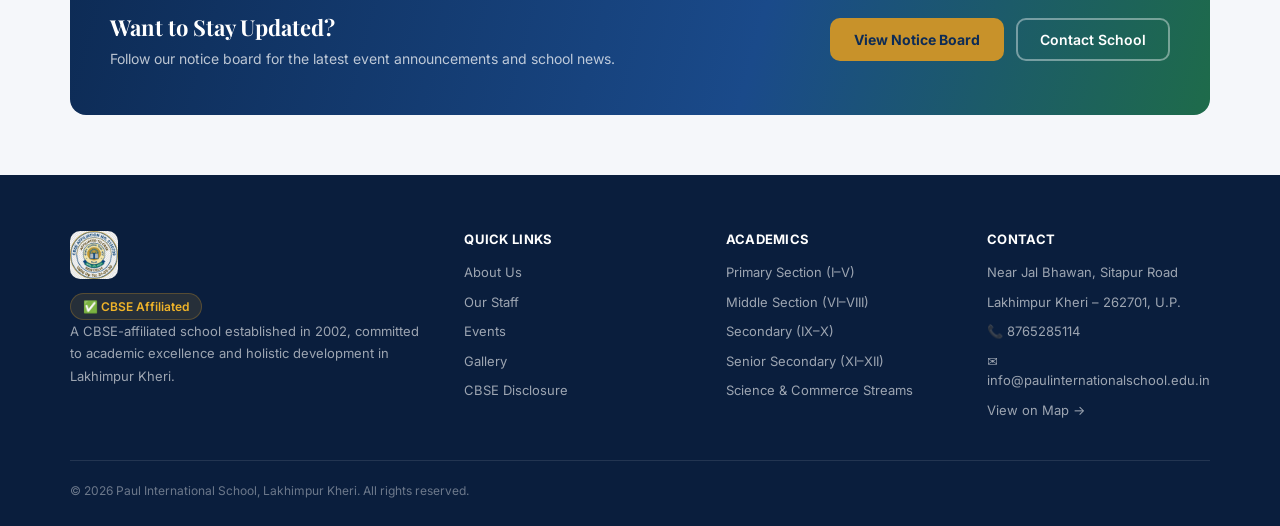
<file: events.html>
<!doctype html>
<html lang="en">
<head>
  <meta charset="utf-8" />
  <meta name="viewport" content="width=device-width,initial-scale=1" />
  <meta name="description" content="Events — Paul International School, Lakhimpur Kheri" />
  <title>Events • Paul International School</title>
  <link rel="preconnect" href="https://fonts.googleapis.com">
  <link href="https://fonts.googleapis.com/css2?family=Inter:wght@400;500;600;700;800&family=Playfair+Display:wght@700;800&display=swap" rel="stylesheet">
  <link rel="stylesheet" href="style.css">
</head>
<body>

 <!-- ══ TOP BAR ══ -->
  <div class="topBar"><div class="container"><div class="topBarInner">
    <div class="topBarLeft"><span>Near Jal Bhawan, Sitapur Road, Lakhimpur Kheri – 262701</span></div>
    <div class="topBarRight"><a href="tel:8765285114">8765285114</a><a href="mailto:paulinternationalschool@gmail.com">paulinternationalschool@gmail.com</a></div>
  </div></div></div>
  
 <!-- ══ HEADER ══ -->
  <header><div class="container"><div class="nav">
    <a class="brand" href="index.html"><img src="images/logo.png" alt="Paul International School" /><div class="title"><strong>Paul International School</strong><span>Lakhimpur Kheri, U.P.</span></div></a>
    <nav aria-label="Primary"><ul>
      <li><a href="index.html">Home</a></li>
      <li><a href="about.html">About Us</a></li>
      <li><a href="our-staff.html">Our Staff</a></li>
      <li><a href="events.html" class="active">Events</a></li>
      <li><a href="gallery.html">Gallery</a></li>
      <li><a href="cbse-disclosure.html">CBSE</a></li>
      <li><a href="contact.html" class="navAdmission">Admissions</a></li>
    </ul></nav>
  </div></div></header>

  <div class="pageHero"><div class="pageHeroBg"></div><div class="container"><div class="pageHeroContent">
    <div class="kicker"><span></span> School Calendar</div>
    <h1>Events & Activities</h1>
    <p>Stay updated with academic, cultural and sports events happening at Paul International School throughout the year.</p>
  </div></div></div>

  <div class="breadcrumb"><div class="container"><ol><li><a href="index.html">Home</a></li><li>Events</li></ol></div></div>

  <main><div class="container">

    <div class="statsBar">
      <div class="statItem"><div class="num" id="statTotal">—</div><div class="lbl">Events Per Year</div></div>
      <div class="statItem"><div class="num" id="statUpcoming">—</div><div class="lbl">Upcoming Events</div></div>
      <div class="statItem"><div class="num" id="statCats">—</div><div class="lbl">Categories</div></div>
      <div class="statItem"><div class="num">100<span>%</span></div><div class="lbl">Student Participation</div></div>
    </div>

    <div class="filterBar">
      <button class="filterBtn active" onclick="setFilter('all', this)">All</button>
      <button class="filterBtn" onclick="setFilter('academic', this)">Academic</button>
      <button class="filterBtn" onclick="setFilter('cultural', this)">Cultural</button>
      <button class="filterBtn" onclick="setFilter('sports', this)">Sports</button>
      <button class="filterBtn" onclick="setFilter('holiday', this)">Holiday</button>
      <button class="filterBtn" onclick="setFilter('general', this)">General</button>
      <button id="togglePastBtn" class="filterBtn" 
          style="margin-left:auto;background:#fee2e2;color:#dc2626;border-color:#fca5a5;"
          onclick="togglePast()">🕐 Show Last Past Event</button>
    </div>

    <div class="eventsGrid" id="eventsGrid">  
      <p style="color:var(--muted);padding:20px;">Loading events…</p>  
    </div>

    <div class="ctaBanner">
      <div><h3>Want to Stay Updated?</h3><p>Follow our notice board for the latest event announcements and school news.</p></div>
      <div class="ctaBtns">
        <a class="btnPrimary" href="index.html#notices">View Notice Board</a>
        <a class="btnOutline" href="contact.html">Contact School</a>
      </div>
    </div>

  </div></main>

  <footer><div class="container">
    <div class="footerGrid">
      <div class="footerBrand"><img src="images/cbse.png" alt="CBSE Affiliated"/><div class="affBadge" >✅ CBSE Affiliated</div><p>A CBSE-affiliated school established in 2002, committed to academic excellence and holistic development in Lakhimpur Kheri.</p></div>
      <div><h5>Quick Links</h5><ul><li><a href="about.html">About Us</a></li><li><a href="our-staff.html">Our Staff</a></li><li><a href="events.html">Events</a></li><li><a href="gallery.html">Gallery</a></li><li><a href="cbse-disclosure.html">CBSE Disclosure</a></li></ul></div>
      <div><h5>Academics</h5><ul><li>Primary Section (I–V)</li><li>Middle Section (VI–VIII)</li><li>Secondary (IX–X)</li><li>Senior Secondary (XI–XII)</li><li>Science & Commerce Streams</li></ul></div>
      <div><h5>Contact</h5><ul><li>Near Jal Bhawan, Sitapur Road</li><li>Lakhimpur Kheri – 262701, U.P.</li><li><a href="tel:8765285114">📞 8765285114</a></li><li><a href="mailto:info@paulinternationalschool.edu.in">✉ info@paulinternationalschool.edu.in</a></li><li><a href="contact.html">View on Map →</a></li></ul></div>
    </div>
    <hr class="footerDivider" />
    <div class="footerBottom"><p>© 2026 Paul International School, Lakhimpur Kheri. All rights reserved.</p></div>
  </div></footer>

  <script>
  const MONTH_NAMES = ['Jan','Feb','Mar','Apr','May','Jun','Jul','Aug','Sep','Oct','Nov','Dec'];
  const TODAY = new Date();
  TODAY.setHours(0,0,0,0);

  const CAT_META = {
    academic: { accent: 'acc-academic', tag: 'cat-academic', label: 'Academic' },
    cultural:  { accent: 'acc-cultural', tag: 'cat-cultural',  label: 'Cultural'  },
    sports:    { accent: 'acc-sports',   tag: 'cat-sports',    label: 'Sports'    },
    general:   { accent: 'acc-general',  tag: 'cat-general',   label: 'General'   },
    holiday:   { accent: 'acc-holiday',  tag: 'cat-holiday',   label: 'Holiday'   },
  };

  let activeFilter = 'all';
  let showPast     = false;   // hidden by default

  function parseEvents(text) {
    return text.trim().split('\n')
      .filter(line => line.trim() && !line.startsWith('#'))
      .map(line => {
        const [dateStr, cat, title, desc] = line.split('|').map(s => s.trim());
        return { date: new Date(dateStr), cat: cat.toLowerCase(), title, desc };
      })
      .sort((a, b) => a.date - b.date);
  }

  function buildCard(ev, isPast) {
    const meta  = CAT_META[ev.cat] || CAT_META.general;
    const day   = ev.date.getDate().toString().padStart(2,'0');
    const mon   = MONTH_NAMES[ev.date.getMonth()];
    const badge = isPast
      ? '<span class="upcomingBadge" style="background:#fee2e2;color:#dc2626;">Just Passed</span>'
      : '<span class="upcomingBadge">Upcoming</span>';

    return `
      <div class="eventCard${isPast ? ' past' : ''}"
           data-cat="${ev.cat}"
           data-past="${isPast ? '1' : '0'}"
           style="${isPast ? 'display:none' : ''}">
        <div class="eventCardAccent ${meta.accent}" ${isPast ? 'style="opacity:.4"' : ''}></div>
        <div class="eventCardTop">
          <div class="eventDate" ${isPast ? 'style="background:#94a3b8"' : ''}>
            <div class="day">${day}</div>
            <div class="mon">${mon}</div>
          </div>
          <div class="eventInfo">
            <span class="eventCat ${meta.tag}" ${isPast ? 'style="opacity:.6"' : ''}>${meta.label}</span>
            ${badge}
            <h4 ${isPast ? 'style="color:#94a3b8"' : ''}>${ev.title}</h4>
          </div>
        </div>
        <div class="eventCardBody">
          <p ${isPast ? 'style="color:#94a3b8"' : ''}>${ev.desc}</p>
        </div>
      </div>`;
  }

  function applyFilters() {
    document.querySelectorAll('.eventCard').forEach(card => {
      const catMatch  = activeFilter === 'all' || card.dataset.cat === activeFilter;
      const isPast    = card.dataset.past === '1';
      const pastOk    = !isPast || showPast;
      card.style.display = (catMatch && pastOk) ? 'flex' : 'none';
    });

    // Update toggle button label
    const btn = document.getElementById('togglePastBtn');
    if (btn) btn.textContent = showPast ? '🙈 Hide Past Event' : '🕐 Show Last Past Event';
  }

  function setFilter(cat, btn) {
    activeFilter = cat;
    document.querySelectorAll('.filterBtn').forEach(b => b.classList.remove('active'));
    btn.classList.add('active');
    applyFilters();
  }

  function togglePast() {
    showPast = !showPast;
    applyFilters();
  }

  fetch('events.txt')
    .then(r => {
      if (!r.ok) throw new Error('Could not load events.txt');
      return r.text();
    })
    .then(text => {
      const all      = parseEvents(text);
      const upcoming = all.filter(e => e.date >= TODAY);
      const past     = all.filter(e => e.date <  TODAY);
      const lastPast = past.length ? [past[past.length - 1]] : [];
      const display  = [...lastPast, ...upcoming];

      const grid = document.getElementById('eventsGrid');
      if (!display.length) {
        grid.innerHTML = '<p style="color:var(--muted);padding:20px;">No events to display.</p>';
        return;
      }
      grid.innerHTML = display.map(ev => buildCard(ev, ev.date < TODAY)).join('');

      // Stats
      document.getElementById('statTotal').textContent    = all.length + '+';
      document.getElementById('statUpcoming').textContent = upcoming.length;
      document.getElementById('statCats').textContent     = new Set(all.map(e => e.cat)).size;
    })
    .catch(err => {
      document.getElementById('eventsGrid').innerHTML =
        `<p style="color:#dc2626;padding:20px;">⚠ ${err.message}</p>`;
    });
</script>
</body>
</html>
</file>
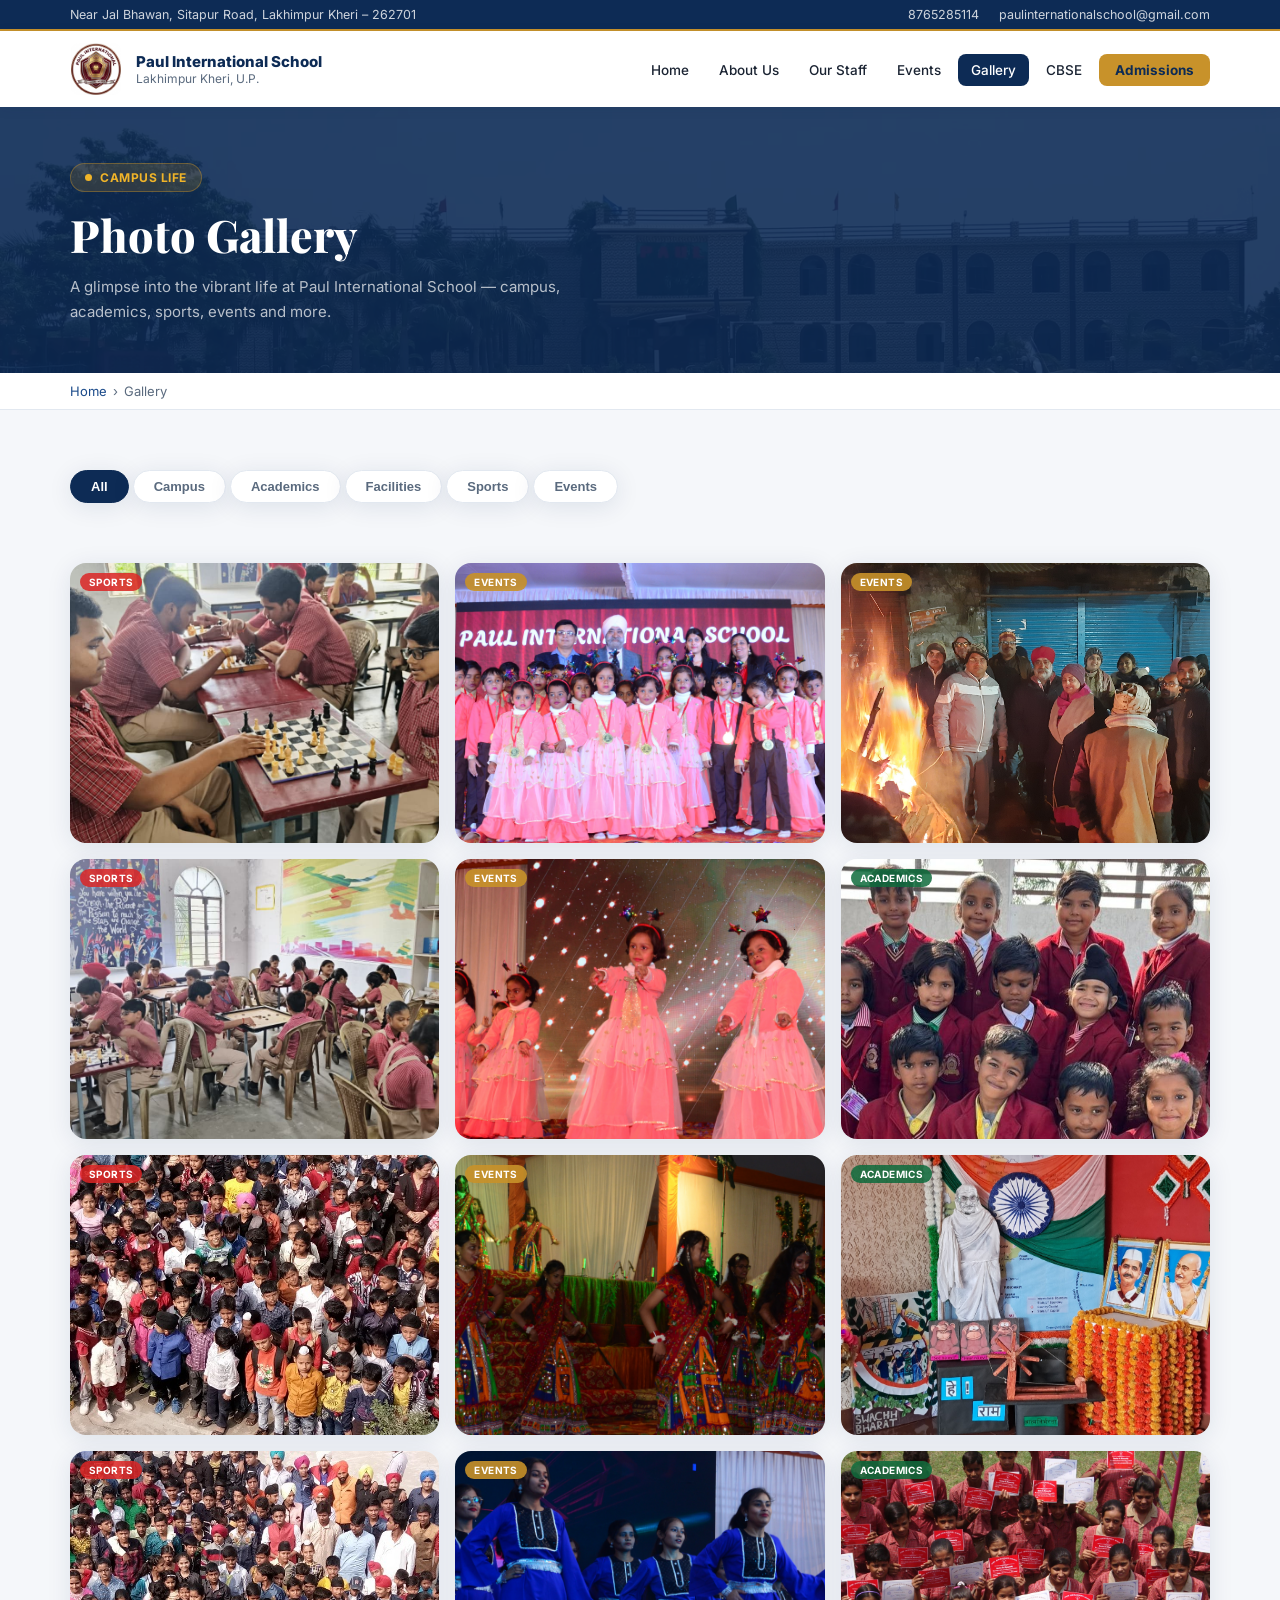
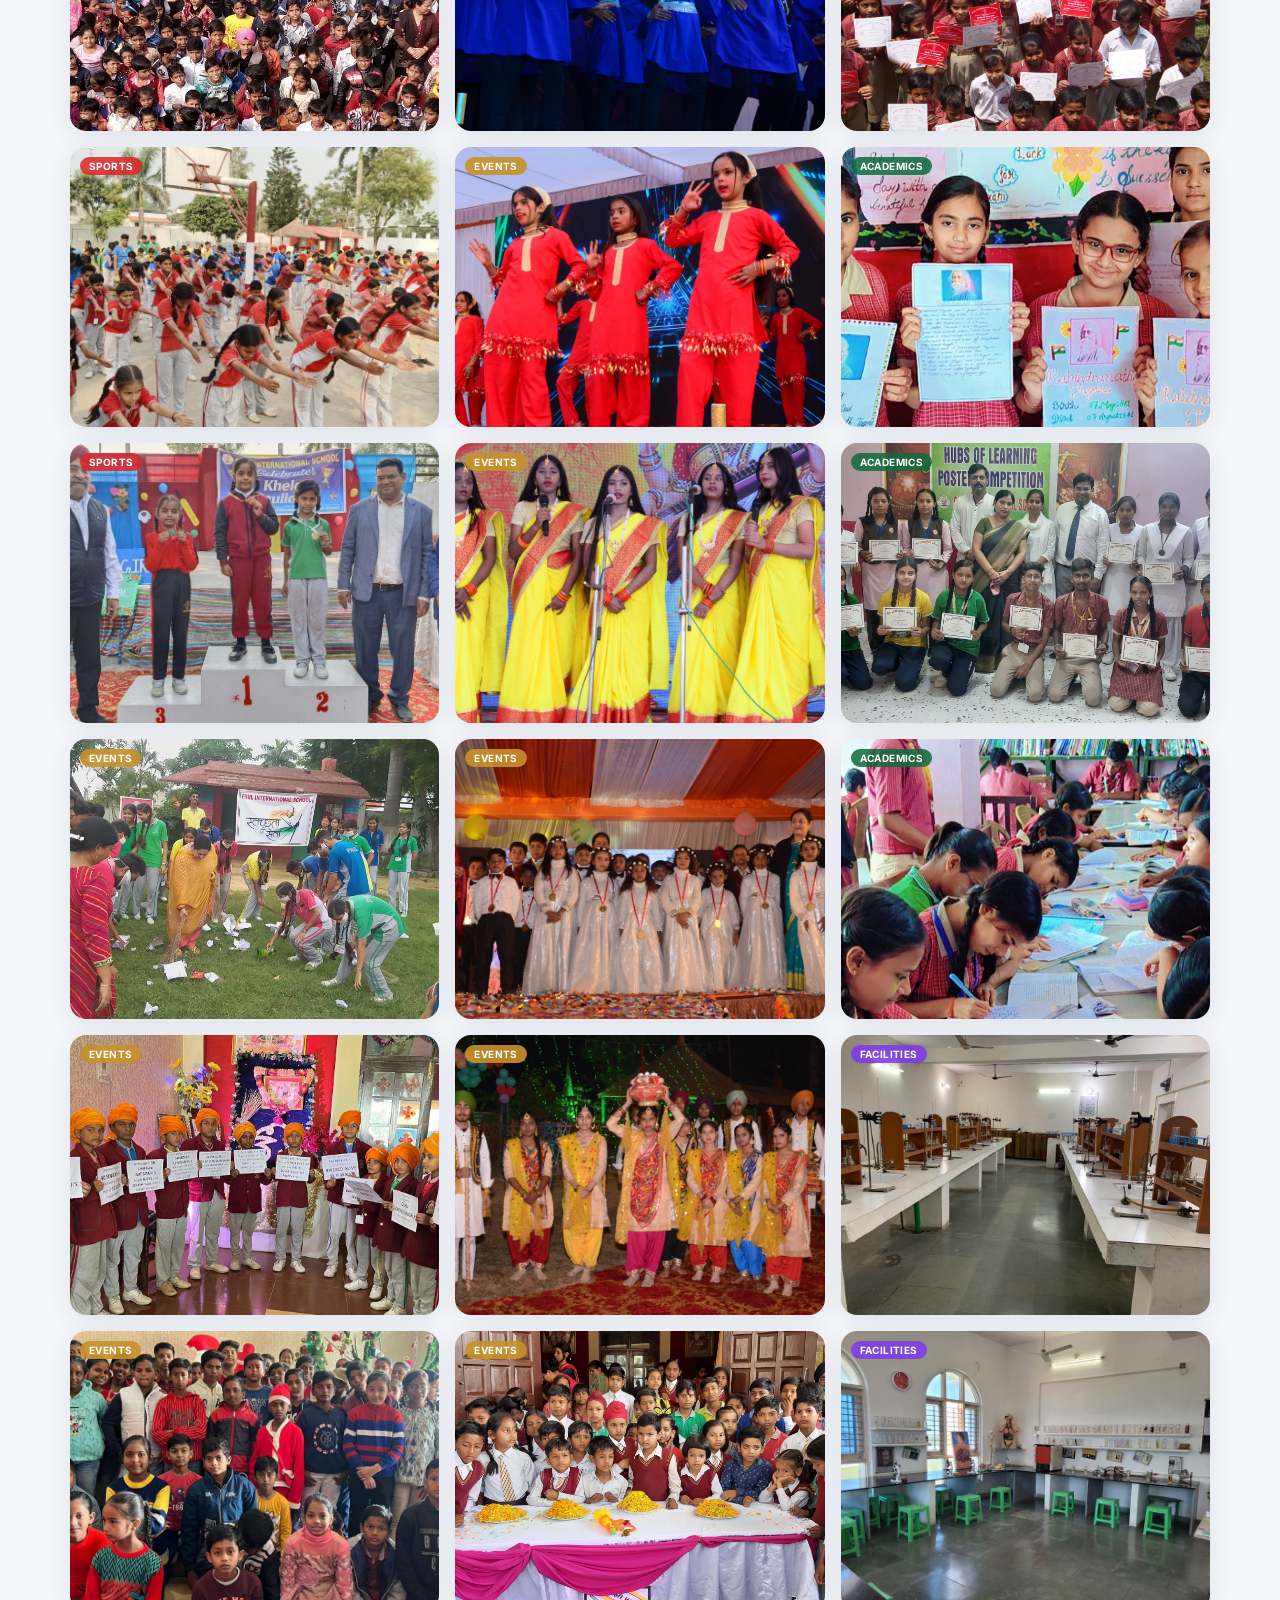
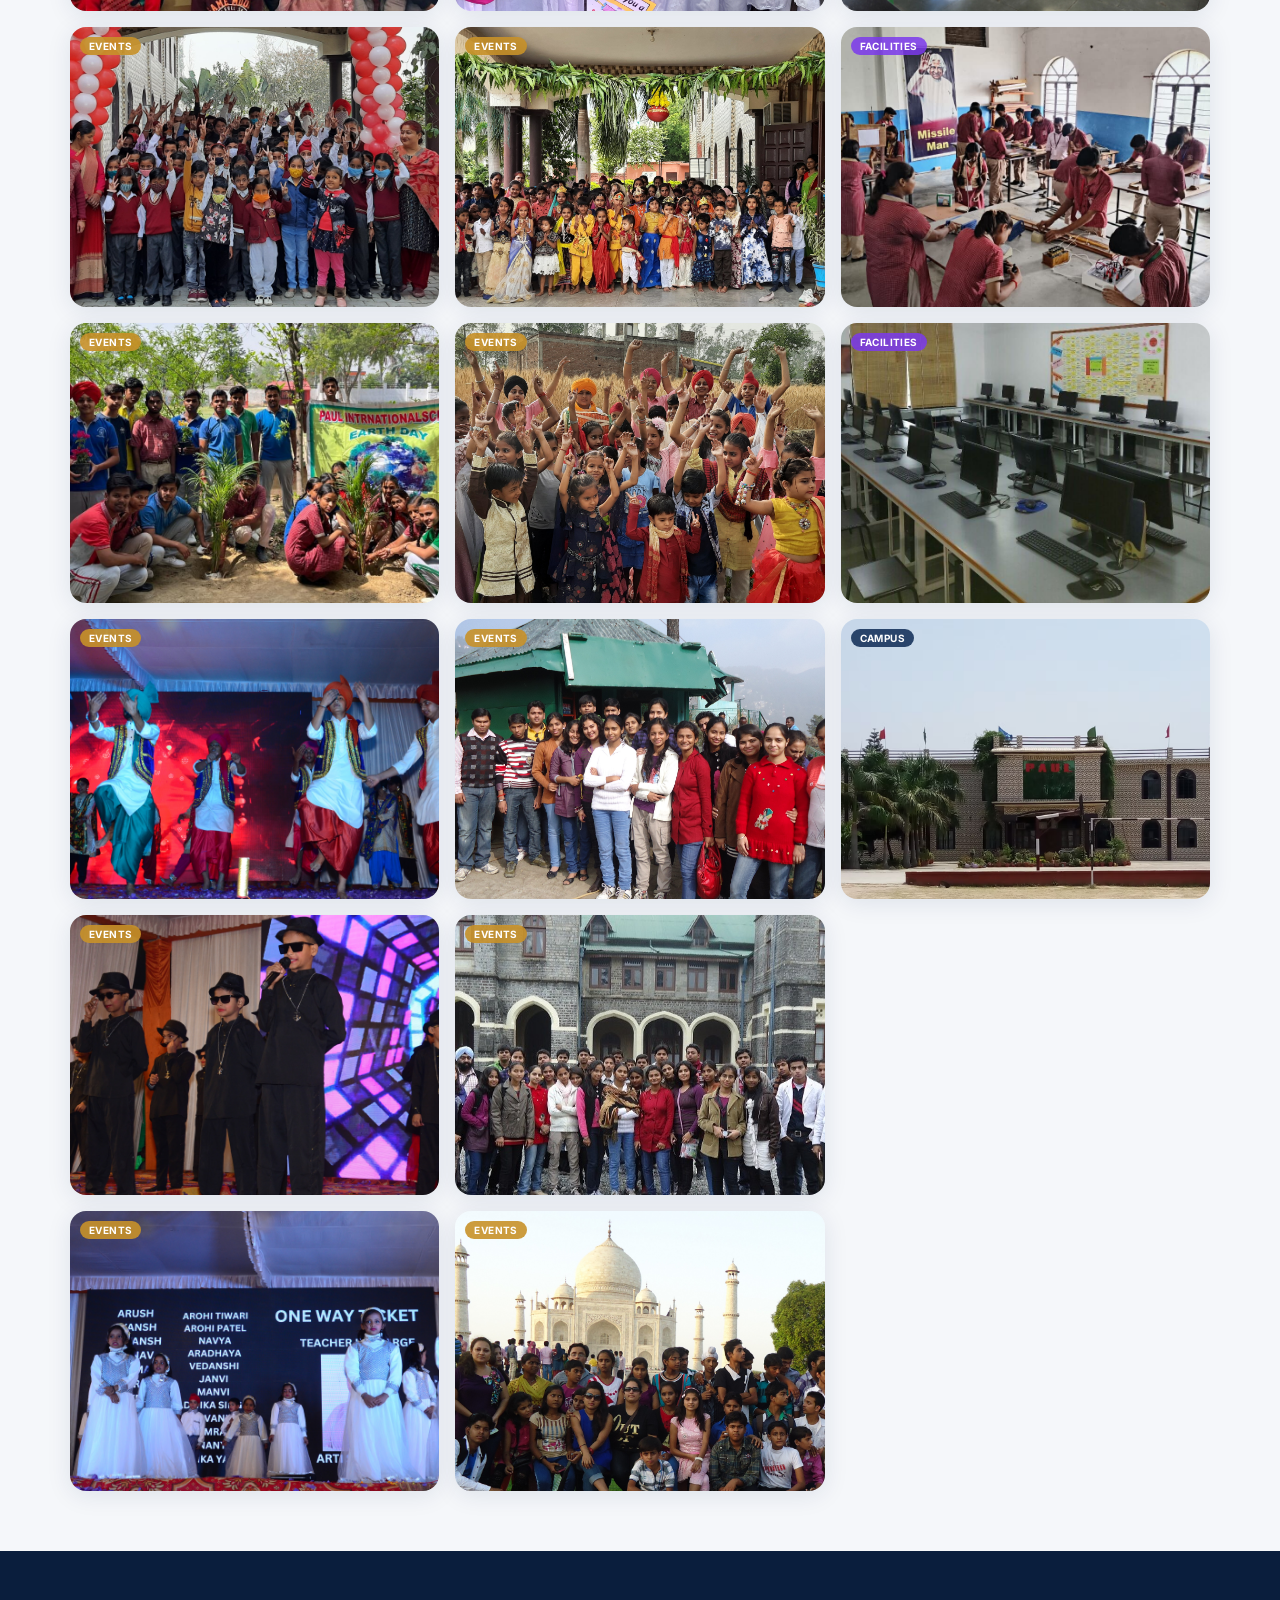
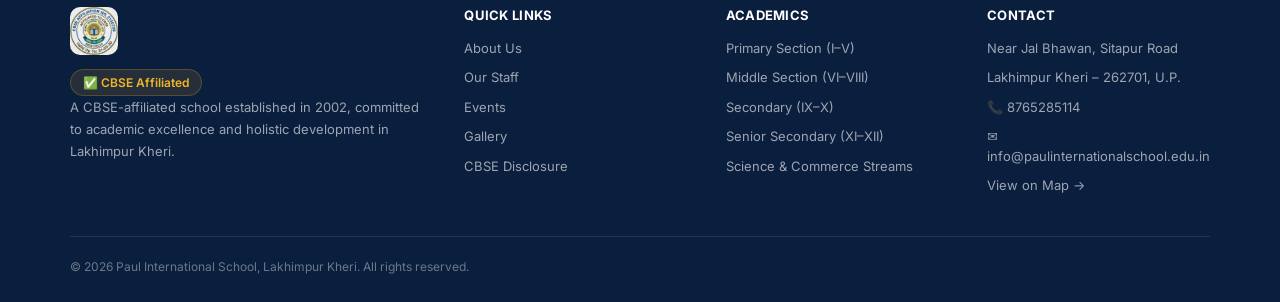
<file: gallery.html>
<!doctype html>
<html lang="en">
<head>
  <meta charset="utf-8" />
  <meta name="viewport" content="width=device-width,initial-scale=1" />
  <meta name="description" content="Gallery — Paul International School, Lakhimpur Kheri" />
  <title>Gallery • Paul International School</title>
  <link rel="preconnect" href="https://fonts.googleapis.com">
  <link href="https://fonts.googleapis.com/css2?family=Inter:wght@400;500;600;700;800&family=Playfair+Display:wght@700;800&display=swap" rel="stylesheet">
  <link rel="stylesheet" href="style.css">
</head>
<body>

 <!-- ══ TOP BAR ══ -->
  <div class="topBar"><div class="container"><div class="topBarInner">
    <div class="topBarLeft"><span>Near Jal Bhawan, Sitapur Road, Lakhimpur Kheri – 262701</span></div>
    <div class="topBarRight"><a href="tel:8765285114">8765285114</a><a href="mailto:paulinternationalschool@gmail.com">paulinternationalschool@gmail.com</a></div>
  </div></div></div>
  
 <!-- ══ HEADER ══ -->
  <header><div class="container"><div class="nav">
    <a class="brand" href="index.html"><img src="images/logo.png" alt="Paul International School" /><div class="title"><strong>Paul International School</strong><span>Lakhimpur Kheri, U.P.</span></div></a>
    <nav aria-label="Primary"><ul>
      <li><a href="index.html">Home</a></li>
      <li><a href="about.html">About Us</a></li>
      <li><a href="our-staff.html">Our Staff</a></li>
      <li><a href="events.html">Events</a></li>
      <li><a href="gallery.html" class="active">Gallery</a></li>
      <li><a href="cbse-disclosure.html">CBSE</a></li>
      <li><a href="contact.html" class="navAdmission">Admissions</a></li>
    </ul></nav>
  </div></div></header>

  <div class="pageHero"><div class="pageHeroBg"></div><div class="container"><div class="pageHeroContent">
    <div class="kicker"><span></span> Campus Life</div>
    <h1>Photo Gallery</h1>
    <p>A glimpse into the vibrant life at Paul International School — campus, academics, sports, events and more.</p>
  </div></div></div>

  <div class="breadcrumb"><div class="container"><ol><li><a href="index.html">Home</a></li><li>Gallery</li></ol></div></div>

  <main><div class="container">

    <div class="filters">
      <button class="filterBtn active" onclick="filterGallery('all',this)">All</button>
      <button class="filterBtn" onclick="filterGallery('campus',this)">Campus</button>
      <button class="filterBtn" onclick="filterGallery('academic',this)">Academics</button>
      <button class="filterBtn" onclick="filterGallery('facility',this)">Facilities</button>
      <button class="filterBtn" onclick="filterGallery('sports',this)">Sports</button>
      <button class="filterBtn" onclick="filterGallery('events',this)">Events</button>
    </div>

    <!-- The grid is now empty and will be populated by JavaScript -->
    <div class="galleryGrid" id="galleryGrid"></div>
    
  </div></main>

  <!-- LIGHTBOX -->
  <div class="lightbox" id="lightbox" onclick="closeLightbox(event)">
    <div class="lightboxInner">
      <button class="lightboxClose" onclick="document.getElementById('lightbox').classList.remove('open')">✕</button>
      <div id="lightboxContent"></div>
      <div class="lightboxCaption"><h4 id="lbTitle"></h4><p id="lbDesc"></p></div>
    </div>
  </div>

  <footer><div class="container">
    <div class="footerGrid">
      <div class="footerBrand"><img src="images/cbse.png" alt="CBSE Affiliated"/><div class="affBadge" >✅ CBSE Affiliated</div><p>A CBSE-affiliated school established in 2002, committed to academic excellence and holistic development in Lakhimpur Kheri.</p></div>
      <div><h5>Quick Links</h5><ul><li><a href="about.html">About Us</a></li><li><a href="our-staff.html">Our Staff</a></li><li><a href="events.html">Events</a></li><li><a href="gallery.html">Gallery</a></li><li><a href="cbse-disclosure.html">CBSE Disclosure</a></li></ul></div>
      <div><h5>Academics</h5><ul><li>Primary Section (I–V)</li><li>Middle Section (VI–VIII)</li><li>Secondary (IX–X)</li><li>Senior Secondary (XI–XII)</li><li>Science & Commerce Streams</li></ul></div>
      <div><h5>Contact</h5><ul><li>Near Jal Bhawan, Sitapur Road</li><li>Lakhimpur Kheri – 262701, U.P.</li><li><a href="tel:8765285114">📞 8765285114</a></li><li><a href="mailto:info@paulinternationalschool.edu.in">✉ info@paulinternationalschool.edu.in</a></li><li><a href="contact.html">View on Map →</a></li></ul></div>
    </div>
    <hr class="footerDivider" />
    <div class="footerBottom"><p>© 2026 Paul International School, Lakhimpur Kheri. All rights reserved.</p></div>
  </div></footer>

  <script>
    // ==========================================
    // DYNAMIC GALLERY POPULATION VIA TEXT FILE
    // ==========================================
    
    const galleryGrid = document.getElementById('galleryGrid');

// Fetch the list of images from the text file
    fetch('image_list.txt')
      .then(response => {
        if (!response.ok) {
          throw new Error('Network response was not ok');
        }
        return response.text();
      })
      .then(data => {
        // Split the text file by new lines, remove extra whitespace, filter out empty lines,
        // and REVERSE the array so the bottom items in the text file appear first
        const imageFiles = data.split('\n').map(line => line.trim()).filter(line => line.length > 0).reverse();

        imageFiles.forEach(path => {
          // Extract the folder name from the path
          const pathParts = path.split('/');
          const folderName = pathParts[pathParts.length - 2].toLowerCase();

          // Map folder names to match the existing CSS classes and filter data-cats
          let category = folderName;
          if (folderName === 'academics') category = 'academic';
          if (folderName === 'facilities') category = 'facility';

          // Format the folder name for the caption (Capitalize first letter)
          const caption = folderName.charAt(0).toUpperCase() + folderName.slice(1);

          // Create the gallery item HTML structure
          const item = document.createElement('div');
          item.className = 'galleryItem';
          item.dataset.cat = category;
          item.dataset.title = caption;
          item.dataset.desc = `Image from our ${caption}`;
          item.onclick = function() { openLightbox(this, 'img'); };

          item.innerHTML = `
            <img src="${path}" alt="${caption}" style="height:280px;object-fit:cover;" loading="lazy" />
            <span class="catTag tag-${category}">${caption}</span>
            <div class="caption">${caption}</div>
          `;

          galleryGrid.appendChild(item);
        });
      })
      .catch(error => {
        console.error('There was a problem fetching the image list:', error);
        galleryGrid.innerHTML = '<p>Error loading gallery images. Please try again later.</p>';
      });

    // ==========================================
    // FILTER & LIGHTBOX FUNCTIONS
    // ==========================================

    function filterGallery(cat, btn) {
      document.querySelectorAll('.filterBtn').forEach(b => b.classList.remove('active'));
      btn.classList.add('active');
      document.querySelectorAll('.galleryItem').forEach(item => {
        item.style.display = (cat === 'all' || item.dataset.cat === cat) ? 'block' : 'none';
      });
    }

    function openLightbox(el, type) {
      const lb = document.getElementById('lightbox');
      document.getElementById('lbTitle').textContent = el.dataset.title;
      document.getElementById('lbDesc').textContent = el.dataset.desc;
      const content = document.getElementById('lightboxContent');
      if (type === 'img') {
        const src = el.querySelector('img').src;
        content.innerHTML = '<img class="lightboxImg" src="' + src + '" alt="' + el.dataset.title + '" />';
      } else {
        const emoji = el.querySelector('.imgPlaceholder').textContent.trim();
        const cls = el.querySelector('.imgPlaceholder').className.replace('imgPlaceholder','').replace('h-sm','').replace('h-md','').replace('h-lg','').replace('h-xl','').trim();
        content.innerHTML = '<div class="lightboxPlaceholder ' + cls + '">' + emoji + '</div>';
      }
      lb.classList.add('open');
    }

    function closeLightbox(e) {
      if (e.target === document.getElementById('lightbox')) document.getElementById('lightbox').classList.remove('open');
    }
  </script>
</body>
</html>
</file>
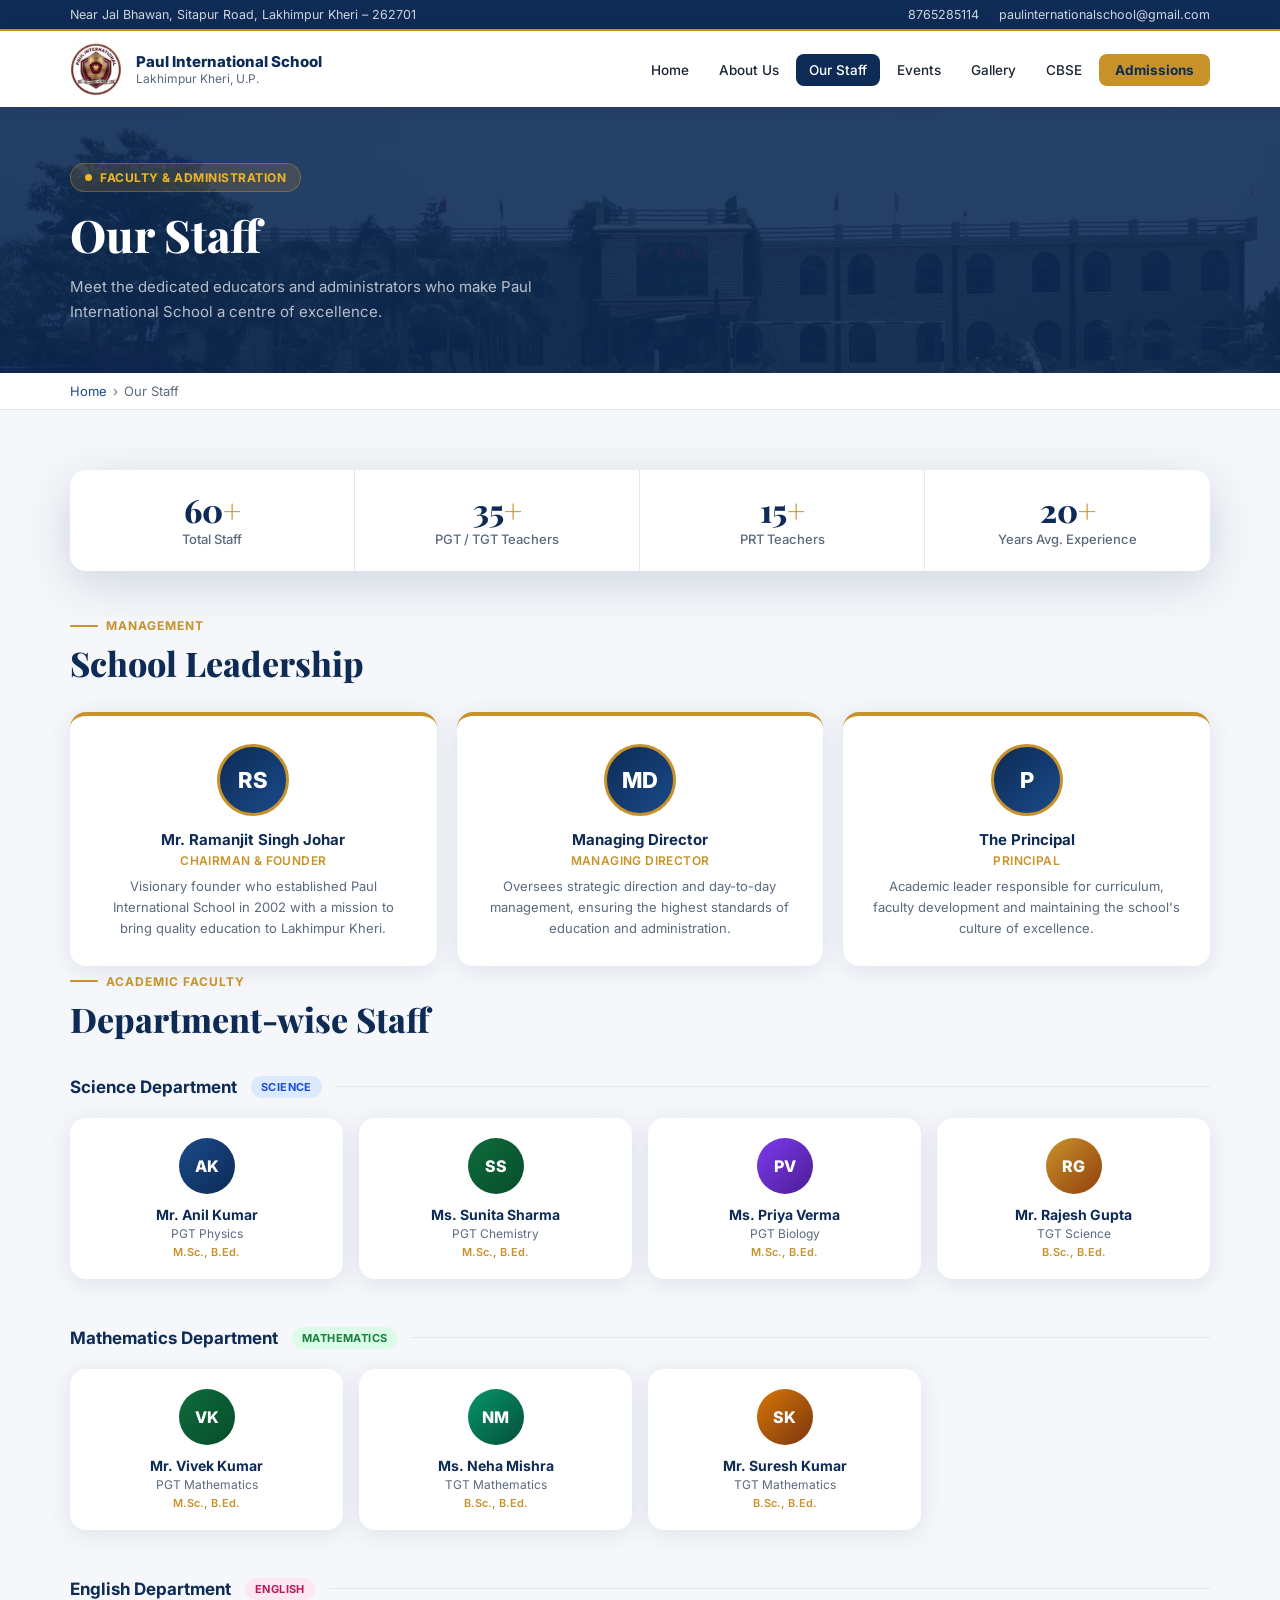
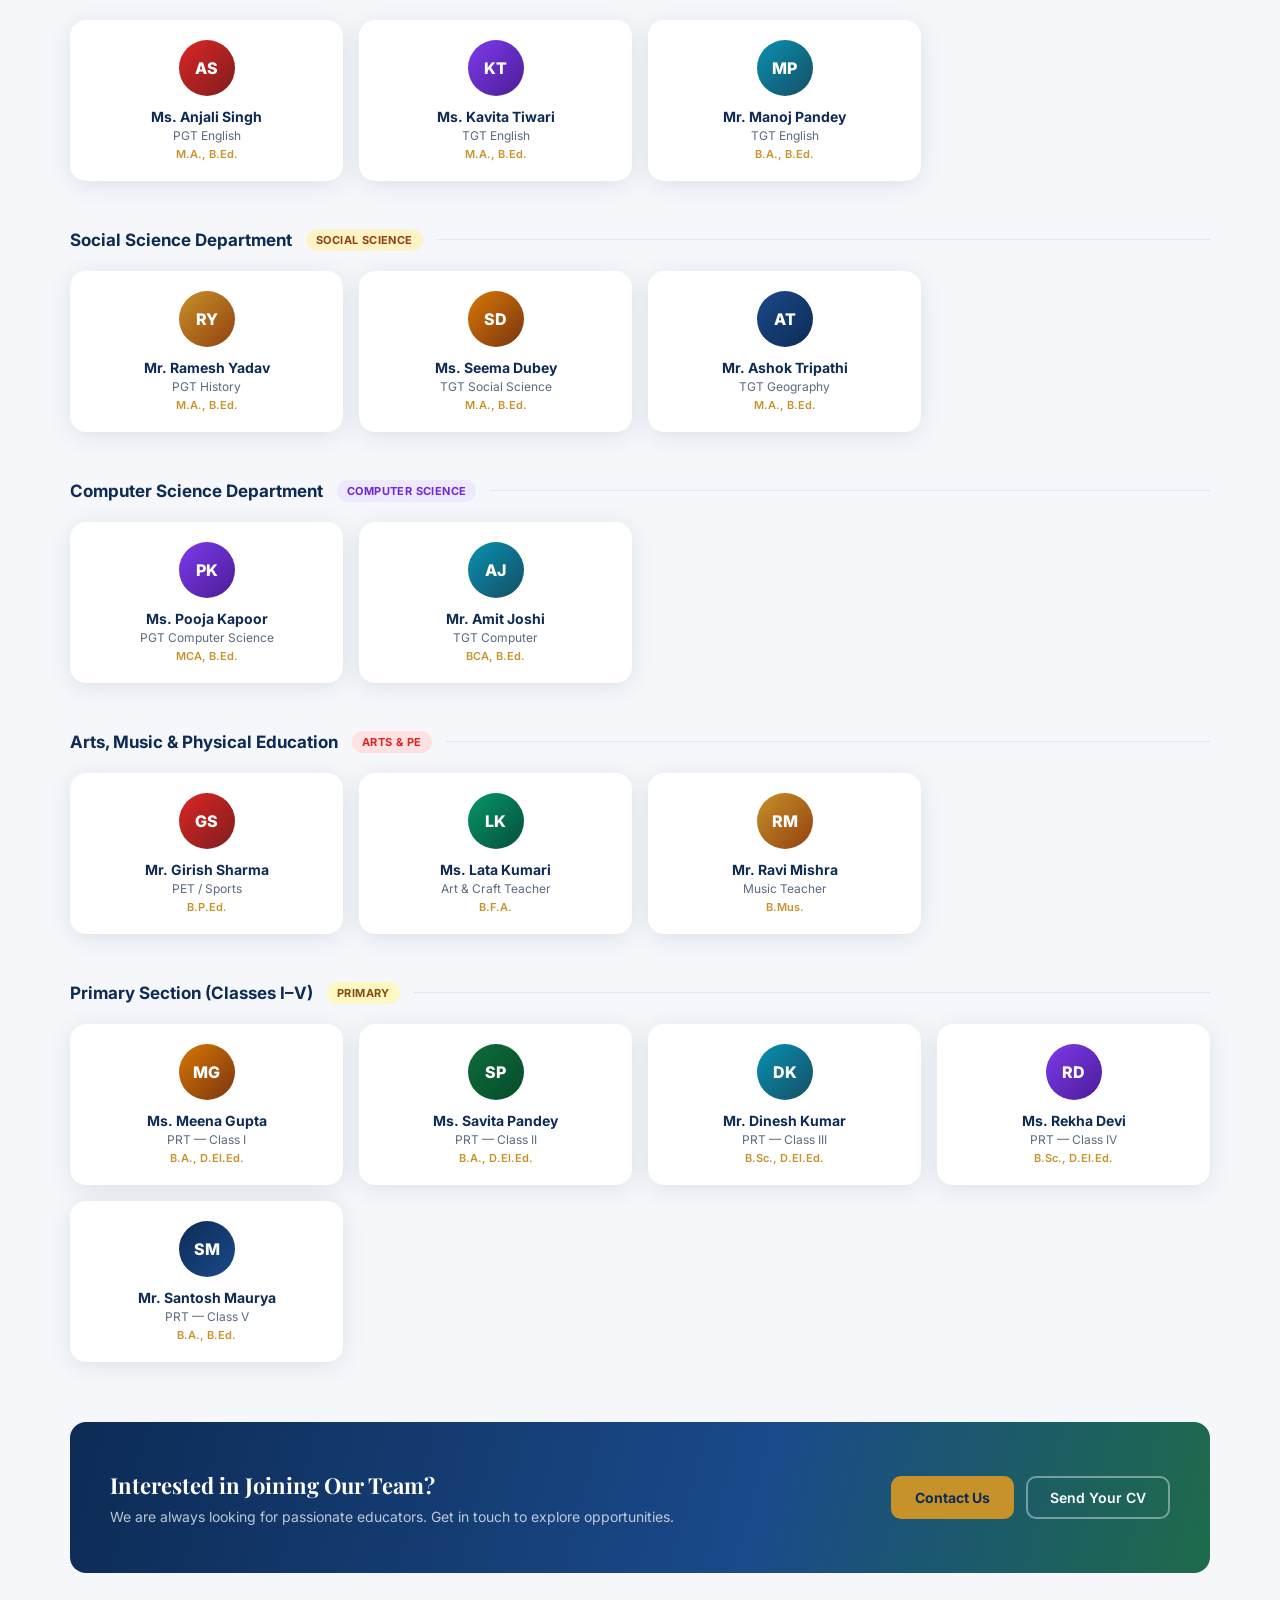
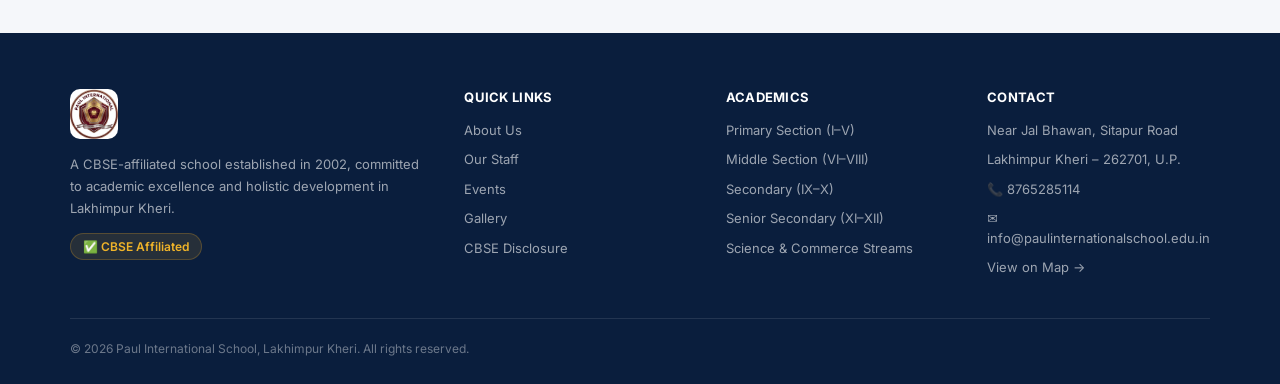
<file: our-staff.html>
<!doctype html>
<html lang="en">
<head>
  <meta charset="utf-8" />
  <meta name="viewport" content="width=device-width,initial-scale=1" />
  <meta name="description" content="Our Staff — Paul International School" />
  <title>Our Staff • Paul International School</title>
  <link rel="preconnect" href="https://fonts.googleapis.com">
  <link href="https://fonts.googleapis.com/css2?family=Inter:wght@400;500;600;700;800&family=Playfair+Display:wght@700;800&display=swap" rel="stylesheet">
  <link rel="stylesheet" href="style.css">
</head>

<body>

 <!-- ══ TOP BAR ══ -->
  <div class="topBar"><div class="container"><div class="topBarInner">
    <div class="topBarLeft"><span>Near Jal Bhawan, Sitapur Road, Lakhimpur Kheri – 262701</span></div>
    <div class="topBarRight"><a href="tel:8765285114">8765285114</a><a href="mailto:paulinternationalschool@gmail.com">paulinternationalschool@gmail.com</a></div>
  </div></div></div>
  
 <!-- ══ HEADER ══ -->
  <header><div class="container"><div class="nav">
    <a class="brand" href="index.html"><img src="images/logo.png" alt="Paul International School" /><div class="title"><strong>Paul International School</strong><span>Lakhimpur Kheri, U.P.</span></div></a>
    <nav aria-label="Primary"><ul>
      <li><a href="index.html">Home</a></li>
      <li><a href="about.html">About Us</a></li>
      <li><a href="our-staff.html" class="active">Our Staff</a></li>
      <li><a href="events.html">Events</a></li>
      <li><a href="gallery.html">Gallery</a></li>
      <li><a href="cbse-disclosure.html">CBSE</a></li>
      <li><a href="contact.html" class="navAdmission">Admissions</a></li>
    </ul></nav>
  </div></div></header>

  <div class="pageHero"><div class="pageHeroBg"></div><div class="container"><div class="pageHeroContent">
    <div class="kicker"><span></span> Faculty & Administration</div>
    <h1>Our Staff</h1>
    <p>Meet the dedicated educators and administrators who make Paul International School a centre of excellence.</p>
  </div></div></div>

  <div class="breadcrumb"><div class="container"><ol><li><a href="index.html">Home</a></li><li>Our Staff</li></ol></div></div>

  <main><div class="container">

    <div class="statsBar">
      <div class="statItem"><div class="num">60<span>+</span></div><div class="lbl">Total Staff</div></div>
      <div class="statItem"><div class="num">35<span>+</span></div><div class="lbl">PGT / TGT Teachers</div></div>
      <div class="statItem"><div class="num">15<span>+</span></div><div class="lbl">PRT Teachers</div></div>
      <div class="statItem"><div class="num">20<span>+</span></div><div class="lbl">Years Avg. Experience</div></div>
    </div>

    <!-- LEADERSHIP -->
    <div class="sectionLabel">Management</div>
    <h2 class="sectionTitle" style="margin-bottom:28px;">School Leadership</h2>
    <div class="leaderGrid">
      <div class="leaderCard">
        <div class="leaderAvatar">RS</div>
        <h4>Mr. Ramanjit Singh Johar</h4>
        <div class="role">Chairman & Founder</div>
        <p>Visionary founder who established Paul International School in 2002 with a mission to bring quality education to Lakhimpur Kheri.</p>
      </div>
      <div class="leaderCard">
        <div class="leaderAvatar">MD</div>
        <h4>Managing Director</h4>
        <div class="role">Managing Director</div>
        <p>Oversees strategic direction and day-to-day management, ensuring the highest standards of education and administration.</p>
      </div>
      <div class="leaderCard">
        <div class="leaderAvatar">P</div>
        <h4>The Principal</h4>
        <div class="role">Principal</div>
        <p>Academic leader responsible for curriculum, faculty development and maintaining the school's culture of excellence.</p>
      </div>
    </div>

    <!-- DEPARTMENTS -->
    <div class="sectionLabel">Academic Faculty</div>
    <h2 class="sectionTitle" style="margin-bottom:36px;">Department-wise Staff</h2>

    <div class="deptSection">
      <div class="deptHeader"><h3>Science Department</h3><span class="deptTag tag-sci">Science</span><hr></div>
      <div class="staffGrid">
        <div class="staffCard"><div class="staffAvatar av1">AK</div><h4>Mr. Anil Kumar</h4><p class="designation">PGT Physics</p><p class="qual">M.Sc., B.Ed.</p></div>
        <div class="staffCard"><div class="staffAvatar av2">SS</div><h4>Ms. Sunita Sharma</h4><p class="designation">PGT Chemistry</p><p class="qual">M.Sc., B.Ed.</p></div>
        <div class="staffCard"><div class="staffAvatar av3">PV</div><h4>Ms. Priya Verma</h4><p class="designation">PGT Biology</p><p class="qual">M.Sc., B.Ed.</p></div>
        <div class="staffCard"><div class="staffAvatar av4">RG</div><h4>Mr. Rajesh Gupta</h4><p class="designation">TGT Science</p><p class="qual">B.Sc., B.Ed.</p></div>
      </div>
    </div>

    <div class="deptSection">
      <div class="deptHeader"><h3>Mathematics Department</h3><span class="deptTag tag-math">Mathematics</span><hr></div>
      <div class="staffGrid">
        <div class="staffCard"><div class="staffAvatar av2">VK</div><h4>Mr. Vivek Kumar</h4><p class="designation">PGT Mathematics</p><p class="qual">M.Sc., B.Ed.</p></div>
        <div class="staffCard"><div class="staffAvatar av7">NM</div><h4>Ms. Neha Mishra</h4><p class="designation">TGT Mathematics</p><p class="qual">B.Sc., B.Ed.</p></div>
        <div class="staffCard"><div class="staffAvatar av8">SK</div><h4>Mr. Suresh Kumar</h4><p class="designation">TGT Mathematics</p><p class="qual">B.Sc., B.Ed.</p></div>
      </div>
    </div>

    <div class="deptSection">
      <div class="deptHeader"><h3>English Department</h3><span class="deptTag tag-eng">English</span><hr></div>
      <div class="staffGrid">
        <div class="staffCard"><div class="staffAvatar av5">AS</div><h4>Ms. Anjali Singh</h4><p class="designation">PGT English</p><p class="qual">M.A., B.Ed.</p></div>
        <div class="staffCard"><div class="staffAvatar av3">KT</div><h4>Ms. Kavita Tiwari</h4><p class="designation">TGT English</p><p class="qual">M.A., B.Ed.</p></div>
        <div class="staffCard"><div class="staffAvatar av6">MP</div><h4>Mr. Manoj Pandey</h4><p class="designation">TGT English</p><p class="qual">B.A., B.Ed.</p></div>
      </div>
    </div>

    <div class="deptSection">
      <div class="deptHeader"><h3>Social Science Department</h3><span class="deptTag tag-soc">Social Science</span><hr></div>
      <div class="staffGrid">
        <div class="staffCard"><div class="staffAvatar av4">RY</div><h4>Mr. Ramesh Yadav</h4><p class="designation">PGT History</p><p class="qual">M.A., B.Ed.</p></div>
        <div class="staffCard"><div class="staffAvatar av8">SD</div><h4>Ms. Seema Dubey</h4><p class="designation">TGT Social Science</p><p class="qual">M.A., B.Ed.</p></div>
        <div class="staffCard"><div class="staffAvatar av1">AT</div><h4>Mr. Ashok Tripathi</h4><p class="designation">TGT Geography</p><p class="qual">M.A., B.Ed.</p></div>
      </div>
    </div>

    <div class="deptSection">
      <div class="deptHeader"><h3>Computer Science Department</h3><span class="deptTag tag-comp">Computer Science</span><hr></div>
      <div class="staffGrid">
        <div class="staffCard"><div class="staffAvatar av3">PK</div><h4>Ms. Pooja Kapoor</h4><p class="designation">PGT Computer Science</p><p class="qual">MCA, B.Ed.</p></div>
        <div class="staffCard"><div class="staffAvatar av6">AJ</div><h4>Mr. Amit Joshi</h4><p class="designation">TGT Computer</p><p class="qual">BCA, B.Ed.</p></div>
      </div>
    </div>

    <div class="deptSection">
      <div class="deptHeader"><h3>Arts, Music & Physical Education</h3><span class="deptTag tag-arts">Arts & PE</span><hr></div>
      <div class="staffGrid">
        <div class="staffCard"><div class="staffAvatar av5">GS</div><h4>Mr. Girish Sharma</h4><p class="designation">PET / Sports</p><p class="qual">B.P.Ed.</p></div>
        <div class="staffCard"><div class="staffAvatar av7">LK</div><h4>Ms. Lata Kumari</h4><p class="designation">Art & Craft Teacher</p><p class="qual">B.F.A.</p></div>
        <div class="staffCard"><div class="staffAvatar av4">RM</div><h4>Mr. Ravi Mishra</h4><p class="designation">Music Teacher</p><p class="qual">B.Mus.</p></div>
      </div>
    </div>

    <div class="deptSection">
      <div class="deptHeader"><h3>Primary Section (Classes I–V)</h3><span class="deptTag tag-pri">Primary</span><hr></div>
      <div class="staffGrid">
        <div class="staffCard"><div class="staffAvatar av8">MG</div><h4>Ms. Meena Gupta</h4><p class="designation">PRT — Class I</p><p class="qual">B.A., D.El.Ed.</p></div>
        <div class="staffCard"><div class="staffAvatar av2">SP</div><h4>Ms. Savita Pandey</h4><p class="designation">PRT — Class II</p><p class="qual">B.A., D.El.Ed.</p></div>
        <div class="staffCard"><div class="staffAvatar av6">DK</div><h4>Mr. Dinesh Kumar</h4><p class="designation">PRT — Class III</p><p class="qual">B.Sc., D.El.Ed.</p></div>
        <div class="staffCard"><div class="staffAvatar av9">RD</div><h4>Ms. Rekha Devi</h4><p class="designation">PRT — Class IV</p><p class="qual">B.Sc., D.El.Ed.</p></div>
        <div class="staffCard"><div class="staffAvatar av10">SM</div><h4>Mr. Santosh Maurya</h4><p class="designation">PRT — Class V</p><p class="qual">B.A., B.Ed.</p></div>
      </div>
    </div>

    <!-- CTA -->
    <div style="margin-top:16px;">
      <div class="ctaBanner">
        <div><h3>Interested in Joining Our Team?</h3><p>We are always looking for passionate educators. Get in touch to explore opportunities.</p></div>
        <div class="ctaBtns">
          <a class="btnPrimary" href="contact.html">Contact Us</a>
          <a class="btnOutline" href="mailto:info@paulinternationalschool.edu.in">Send Your CV</a>
        </div>
      </div>
    </div>

  </div></main>

  <footer><div class="container">
    <div class="footerGrid">
      <div class="footerBrand"><img src="images/logo.png" alt="Paul International School" /><p>A CBSE-affiliated school established in 2002, committed to academic excellence and holistic development in Lakhimpur Kheri.</p><div class="affBadge" style="margin-top:14px;">✅ CBSE Affiliated</div></div>
      <div><h5>Quick Links</h5><ul><li><a href="about.html">About Us</a></li><li><a href="our-staff.html">Our Staff</a></li><li><a href="events.html">Events</a></li><li><a href="gallery.html">Gallery</a></li><li><a href="cbse-disclosure.html">CBSE Disclosure</a></li></ul></div>
      <div><h5>Academics</h5><ul><li>Primary Section (I–V)</li><li>Middle Section (VI–VIII)</li><li>Secondary (IX–X)</li><li>Senior Secondary (XI–XII)</li><li>Science & Commerce Streams</li></ul></div>
      <div><h5>Contact</h5><ul><li>Near Jal Bhawan, Sitapur Road</li><li>Lakhimpur Kheri – 262701, U.P.</li><li><a href="tel:8765285114">📞 8765285114</a></li><li><a href="mailto:info@paulinternationalschool.edu.in">✉ info@paulinternationalschool.edu.in</a></li><li><a href="contact.html">View on Map →</a></li></ul></div>
    </div>
    <hr class="footerDivider" />
    <div class="footerBottom"><p>© 2026 Paul International School, Lakhimpur Kheri. All rights reserved.</p></div>
  </div></footer>

</body>
</html>
</file>
<file: style.css>
/* ============================================================
   PAUL INTERNATIONAL SCHOOL — style.css
   Shared stylesheet for all pages
   ============================================================ */

/* ── VARIABLES ── */
:root {
  --navy:      #0d2b55;
  --blue:      #1a4a8a;
  --gold:      #c8922a;
  --gold2:     #f0b429;
  --green:     #0f6b3c;
  --bg:        #f5f7fa;
  --white:     #ffffff;
  --text:      #1a2332;
  --muted:     #5a6a7e;
  --line:      #e2e8f0;
  --radius:    16px;
  --shadow:    0 4px 24px rgba(13,43,85,.10);
  --shadow-lg: 0 12px 48px rgba(13,43,85,.16);
  --max:       1140px;
}

/* ── RESET ── */
*, *::before, *::after { box-sizing: border-box; margin: 0; padding: 0; }
body { font-family: 'Inter', system-ui, sans-serif; color: var(--text); background: var(--bg); }
a { color: inherit; text-decoration: none; }
img { max-width: 100%; height: auto; display: block; }

/* ── LAYOUT ── */
.container { width: min(var(--max), calc(100% - 40px)); margin: 0 auto; }
main { padding: 60px 0; }
section { margin-bottom: 64px; }

/* ── TOP BAR ── */
.topBar {
  background: var(--navy);
  color: rgba(255,255,255,.80);
  font-size: 12.5px;
  padding: 7px 0;
  border-bottom: 2px solid var(--gold);
}
.topBarInner { display: flex; justify-content: space-between; align-items: center; gap: 12px; flex-wrap: wrap; }
.topBar a { color: rgba(255,255,255,.80); }
.topBar a:hover { color: var(--gold2); }
.topBarLeft, .topBarRight { display: flex; gap: 20px; align-items: center; }

/* ── HEADER ── */
header {
  background: var(--white);
  box-shadow: 0 2px 12px rgba(13,43,85,.08);
  position: sticky; top: 0; z-index: 50;
}
.nav { display: flex; align-items: center; justify-content: space-between; gap: 16px; padding: 12px 0; }
.brand { display: flex; align-items: center; gap: 14px; }
.brand img { width: 52px; height: 52px; border-radius: 10px; object-fit: contain; }
.brand .title strong { display: block; font-size: 15px; font-weight: 800; color: var(--navy); line-height: 1.2; }
.brand .title span   { display: block; font-size: 12px; color: var(--muted); }
nav ul { list-style: none; display: flex; gap: 4px; align-items: center; flex-wrap: wrap; justify-content: flex-end; }
nav a { font-size: 13.5px; font-weight: 500; color: var(--text); padding: 8px 13px; border-radius: 8px; transition: all .18s; }
nav a:hover  { background: #eef2f8; color: var(--blue); }
nav a.active { background: var(--navy); color: #fff; }
.navAdmission { background: var(--gold); color: var(--navy) !important; font-weight: 700 !important; border-radius: 8px; padding: 8px 16px !important; }
.navAdmission:hover { background: var(--gold2) !important; }

/* ── PAGE HERO (inner pages) ── */
.pageHero { background: var(--navy); padding: 56px 0 48px; position: relative; overflow: hidden; }
.pageHeroBg {
  position: absolute; inset: 0;
  background-image: url('images/school_building.jpg');
  background-size: cover; background-position: center;
  opacity: .12;
}
.pageHeroContent { position: relative; z-index: 2; }
.kicker {
  display: inline-flex; align-items: center; gap: 8px;
  background: rgba(200,146,42,.18); border: 1px solid rgba(200,146,42,.40);
  color: var(--gold2); font-size: 12px; font-weight: 700;
  padding: 6px 14px; border-radius: 999px; letter-spacing: .5px;
  text-transform: uppercase; margin-bottom: 16px;
}
.kicker span { width: 7px; height: 7px; border-radius: 50%; background: var(--gold2); }
.pageHero h1 { font-family: 'Playfair Display', serif; font-size: clamp(28px,3.5vw,46px); font-weight: 800; color: #fff; line-height: 1.2; margin-bottom: 12px; }
.pageHero p  { font-size: 15px; color: rgba(255,255,255,.70); line-height: 1.7; max-width: 58ch; }

/* ── BREADCRUMB ── */
.breadcrumb { background: var(--white); border-bottom: 1px solid var(--line); padding: 10px 0; }
.breadcrumb ol { list-style: none; display: flex; gap: 6px; align-items: center; font-size: 13px; color: var(--muted); }
.breadcrumb li+li::before { content: '›'; margin-right: 6px; }
.breadcrumb a { color: var(--blue); }

/* ── SECTION LABELS & TITLES ── */
.sectionLabel {
  display: inline-flex; align-items: center; gap: 8px;
  font-size: 12px; font-weight: 700; letter-spacing: 1px;
  text-transform: uppercase; color: var(--gold); margin-bottom: 10px;
}
.sectionLabel::before { content: ''; width: 28px; height: 2px; background: var(--gold); border-radius: 2px; }
.sectionTitle { font-family: 'Playfair Display', serif; font-size: clamp(24px,2.8vw,34px); font-weight: 800; color: var(--navy); line-height: 1.2; margin-bottom: 12px; }
.sectionSub   { font-size: 15px; color: var(--muted); line-height: 1.7; max-width: 60ch; }

/* ── STATS BAR ── */
.statsBar {
  background: var(--white); 
  border-radius: var(--radius);
  box-shadow: var(--shadow-lg);
  display: grid; 
  grid-template-columns: repeat(4,1fr);
  margin-bottom: 40px; /* Added margin here */
}
.statItem { padding: 24px 20px; text-align: center; border-right: 1px solid var(--line); }
.statItem:last-child { border-right: none; }
.statItem .num { font-size: 32px; font-weight: 800; color: var(--navy); font-family: 'Playfair Display', serif; line-height: 1; }
.statItem .num span { color: var(--gold); }
.statItem .lbl { font-size: 13px; color: var(--muted); margin-top: 5px; font-weight: 500; }

/* ── BUTTONS ── */
.btnPrimary {
  display: inline-flex; align-items: center; gap: 8px;
  background: var(--gold); color: var(--navy);
  font-weight: 700; font-size: 14px;
  padding: 12px 24px; border-radius: 10px; transition: background .18s;
}
.btnPrimary:hover { background: var(--gold2); text-decoration: none; }

.btnOutline {
  display: inline-flex; align-items: center; gap: 8px;
  border: 2px solid rgba(255,255,255,.40); color: #fff;
  font-weight: 600; font-size: 14px;
  padding: 11px 22px; border-radius: 10px; transition: all .18s;
}
.btnOutline:hover { border-color: #fff; background: rgba(255,255,255,.10); text-decoration: none; }

.btnWhite { background: #fff; color: var(--navy); font-weight: 700; font-size: 14px; padding: 13px 28px; border-radius: 10px; transition: all .18s; display: inline-flex; align-items: center; gap: 8px; }
.btnWhite:hover { background: var(--gold2); text-decoration: none; }

.btnGhostWhite { border: 2px solid rgba(255,255,255,.45); color: #fff; font-weight: 600; font-size: 14px; padding: 12px 26px; border-radius: 10px; transition: all .18s; display: inline-flex; align-items: center; gap: 8px; }
.btnGhostWhite:hover { border-color: #fff; background: rgba(255,255,255,.10); text-decoration: none; }

/* ── CTA BANNER ── */
.ctaBanner {
  background: linear-gradient(105deg, var(--navy) 0%, var(--blue) 60%, #1e6b4a 100%);
  border-radius: var(--radius);
  padding: 48px 40px;
  display: flex; 
  align-items: center; 
  justify-content: space-between; 
  gap: 24px; 
  flex-wrap: wrap;
  margin-top: 60px; /* Added margin here */
}
.ctaBanner h2, .ctaBanner h3 { font-family: 'Playfair Display', serif; color: #fff; margin-bottom: 8px; }
.ctaBanner h2 { font-size: clamp(26px,3.5vw,42px); }
.ctaBanner h3 { font-size: 22px; }
.ctaBanner p  { font-size: 14px; color: rgba(255,255,255,.72); }
.ctaBtns { display: flex; gap: 12px; flex-wrap: wrap; }

/* ── LEADER / AVATAR CARDS ── */
.leaderGrid { display: grid; grid-template-columns: repeat(3,1fr); gap: 20px; }
.leaderCard {
  background: var(--white); border-radius: var(--radius);
  box-shadow: var(--shadow); padding: 28px; text-align: center;
  border-top: 4px solid var(--gold);
  transition: transform .2s, box-shadow .2s;
}
.leaderCard:hover { transform: translateY(-4px); box-shadow: var(--shadow-lg); }
.leaderAvatar {
  width: 72px; height: 72px; border-radius: 50%;
  background: linear-gradient(135deg, var(--navy), var(--blue));
  display: flex; align-items: center; justify-content: center;
  font-size: 22px; font-weight: 800; color: #fff;
  margin: 0 auto 14px; border: 3px solid var(--gold);
}
.leaderCard h4   { font-size: 15px; font-weight: 700; color: var(--navy); margin-bottom: 4px; }
.leaderCard .role { font-size: 12px; color: var(--gold); font-weight: 600; text-transform: uppercase; letter-spacing: .4px; margin-bottom: 8px; }
.leaderCard p    { font-size: 13px; color: var(--muted); line-height: 1.6; }

/* ── FEATURE CARDS ── */
.featuresGrid { display: grid; grid-template-columns: repeat(3,1fr); gap: 20px; }
.featureCard {
  background: var(--white); border-radius: var(--radius);
  box-shadow: var(--shadow); padding: 26px;
  border-top: 4px solid var(--gold);
  transition: transform .2s, box-shadow .2s;
}
.featureCard:hover { transform: translateY(-4px); box-shadow: var(--shadow-lg); }
.featureCard .icon { font-size: 28px; margin-bottom: 14px; }
.featureCard h3 { font-size: 15px; font-weight: 700; color: var(--navy); margin-bottom: 8px; }
.featureCard p  { font-size: 13px; color: var(--muted); line-height: 1.65; }

/* ── FILTER BUTTONS ── */
.filterBar { display: flex; gap: 12px; flex-wrap: wrap; align-items: center; margin-bottom: 40px; /* Provides breathing room before the grid */}
.filterBtn {
  padding: 8px 20px; border-radius: 999px; font-size: 13px; font-weight: 600;
  border: 1px solid var(--line); background: var(--white); color: var(--muted);
  cursor: pointer; transition: all .18s; box-shadow: var(--shadow);
}
.filterBtn:hover, .filterBtn.active { background: var(--navy); border-color: var(--navy); color: #fff; }

/* ── AFFILIATION BADGE ── */
.affBadge {  
  display: inline-flex; align-items: center; gap: 8px;  
  width: fit-content;  
  background: rgba(200,146,42,.15); border: 1px solid rgba(200,146,42,.30);  
  color: var(--gold2); font-size: 12px; font-weight: 600;  
  padding: 5px 12px; border-radius: 999px;  
}

/* ── FOOTER ── */
footer { background: #0a1e3d; color: rgba(255,255,255,.75); padding: 56px 0 28px; }
.footerGrid { display: grid; grid-template-columns: 1.6fr 1fr 1fr 1fr; gap: 40px; margin-bottom: 40px; }
.footerBrand img { width: 48px; border-radius: 10px; margin-bottom: 14px; }
.footerBrand p   { font-size: 13px; line-height: 1.7; color: rgba(255,255,255,.60); }
footer h5 { font-size: 13px; font-weight: 700; color: #fff; margin-bottom: 16px; letter-spacing: .3px; text-transform: uppercase; }
footer ul { list-style: none; display: grid; gap: 10px; }
footer li, footer a { font-size: 13px; color: rgba(255,255,255,.60); line-height: 1.5; }
footer a:hover { color: var(--gold2); }
.footerDivider { border: none; border-top: 1px solid rgba(255,255,255,.10); margin-bottom: 22px; }
.footerBottom { display: flex; justify-content: space-between; align-items: center; flex-wrap: wrap; gap: 10px; }
.footerBottom p { font-size: 12px; color: rgba(255,255,255,.40); }

/* ============================================================
   PAGE-SPECIFIC STYLES
   ============================================================ */

/* ── INDEX: HERO ── */
.hero { position: relative; overflow: hidden; min-height: 58vh; display: flex; align-items: center; background: var(--navy); }
.heroBg { position: absolute; inset: 0; background-image: url('images/school_building.jpg'); background-size: cover; background-position: center; opacity: .58; }
.heroOverlay { position: absolute; inset: 0; background: linear-gradient(285deg, rgba(13,43,85,.92) 5%, rgba(13,43,85,.55) 60%); }

/* Hero two-column layout with notice board */
.heroInner {
  display: flex !important;
  align-items: center;
  justify-content: center;
  position: relative;
  padding: 56px 0;
  width: 100%;
}
.heroInner > .container {
  width: min(1140px, calc(100% - 40px));
  margin: 0 auto;
  display: flex;
  align-items: stretch;
  gap: 0;
  border-radius: 20px;
  overflow: hidden;
  box-shadow: 0 16px 56px rgba(0,0,0,0.35);
  position: relative;
  z-index: 2;
}
.heroTextWrap {
  flex: 1 1 auto;
  display: flex;
  align-items: center;
  background: rgba(13,43,85,0.72);
  backdrop-filter: blur(2px);
  padding: 0;
}
.heroContent {
  position: relative; z-index: 2;
  padding: 52px 48px;
  display: flex;
  flex-direction: column;
  justify-content: center;
  max-width: 640px;
}
.heroBadge {
  display: inline-flex; align-items: center; gap: 8px;
  width: fit-content;
  background: rgba(200,146,42,.18); border: 1px solid rgba(200,146,42,.45);
  color: var(--gold2); font-size: 12px; font-weight: 700;
  padding: 6px 14px; border-radius: 999px; letter-spacing: .5px;
  text-transform: uppercase; margin-bottom: 22px;
}
.heroBadge span { width: 7px; height: 7px; border-radius: 50%; background: var(--gold2); }
.hero h1 { font-family: 'Playfair Display', Georgia, serif; font-size: clamp(34px,4.5vw,58px); font-weight: 800; color: #fff; line-height: 1.15; letter-spacing: -.5px; margin-bottom: 20px; }
.hero h1 em { color: var(--gold2); font-style: normal; }
.hero p { font-size: 16px; color: rgba(255,255,255,.78); line-height: 1.7; margin-bottom: 36px; max-width: 52ch; }
.heroCtas { display: flex; gap: 14px; flex-wrap: wrap; }

/* ── INDEX: STATS BAR (floating) ── */
.statsBarFloat { margin: -36px auto 0; position: relative; z-index: 10; }

/* ── INDEX: NOTICE BOARD (hero panel) ── */
.noticeBoard {
  flex: 0 0 300px;
  width: 300px;
  background: rgba(255,255,255,0.97);
  border-left: 4px solid var(--gold);
  display: flex;
  flex-direction: column;
  z-index: 3;
  min-height: 420px;
  max-height: 520px;
}
.noticeBoardHeader {
  background: var(--navy);
  color: #fff;
  padding: 13px 16px;
  font-weight: 700;
  font-size: 0.9rem;
  letter-spacing: 0.4px;
  display: flex;
  justify-content: space-between;
  align-items: center;
  flex-shrink: 0;
}
.noticeViewAll { color: var(--gold2); font-size: 0.75rem; text-decoration: none; font-weight: 600; }
.noticeViewAll:hover { text-decoration: underline; }
.noticeBoardBody { flex: 1; overflow-y: visible; scroll-behavior: smooth; }
.noticeBoardBody::-webkit-scrollbar { width: 4px; }
.noticeBoardBody::-webkit-scrollbar-track { background: #f1f5f9; }
.noticeBoardBody::-webkit-scrollbar-thumb { background: #cbd5e1; border-radius: 4px; }

/* Pinned notice */
.noticeItem.pinned {
  background: linear-gradient(135deg, #fef9ec, #fef3c7);
  position: relative; 
  cursor: pointer;
  border-left: 4px solid #f59e0b;
  padding: 13px 14px;
  border-bottom: 1px solid #fde68a;
  animation: noticePulse 2.5s ease-in-out infinite;
}
@keyframes noticePulse {
  0%,100% { background: linear-gradient(135deg,#fef9ec,#fef3c7); }
  50%      { background: linear-gradient(135deg,#fef3c7,#fde68a); }
}
.pinnedBadge {
  background: #f59e0b; color: #fff;
  font-size: 0.62rem; padding: 2px 7px; border-radius: 20px;
  font-weight: 700; letter-spacing: 0.5px; text-transform: uppercase;
  display: inline-block; margin-bottom: 4px;
}
.noticeItem.pinned .noticeTitle { color: #92400e; font-size: 0.85rem; font-weight: 700; line-height: 1.4; }

/* Regular notice items */
.noticeItem { position: relative; cursor: pointer; padding: 11px 14px; border-bottom: 1px solid #e2e8f0; transition: background 0.2s; }
.noticeItem:hover { background: #f8fafc; }
.noticeMeta { display: flex; align-items: center; gap: 6px; margin-bottom: 3px; }
.noticeDate { 
  display: inline-flex; 
  background: #f1f5f9; 
  color: #475569; 
  font-size: 0.62rem; 
  font-weight: 600; 
  padding: 1px 6px; 
  border-radius: 20px; 
  text-transform: capitalize;
  max-width: 320px;
  overflow: hidden;
  white-space: nowrap;
}
.noticeCatBadge { font-size: 0.62rem; padding: 1px 6px; border-radius: 20px; font-weight: 600; text-transform: capitalize; max-width: 320px; }
.noticeTitle { font-size: 0.82rem; padding: 1px 6px; font-weight: 600; color: #1e293b; line-height: 1.4; }
.noticeLoading { padding: 20px; color: #94a3b8; font-size: 0.85rem; text-align: center; }

/* The Description Box (Tooltip Style) */
.noticeHoverDesc {
  display: none; /* Hidden by default */
  position: absolute;
  left: 0;
  top: 100%;
  width: 100%;
  background: #35393f;
  color: #ffffff;
  padding: 12px;
  border-radius: 4px;
  font-size: 13px;
  line-height: 1.4;
  z-index: 10;
  box-shadow: 0 10px 15px -3px rgba(0, 0, 0, 0.1);
  margin-top: 5px;
}

/* Show the description on hover */
.noticeItem:hover .noticeHoverDesc {
  display: block;
}

/* Add a small arrow for the tooltip */
.noticeHoverDesc::before {
  content: "";
  position: absolute;
  bottom: 100%;
  left: 20px;
  border-width: 6px;
  border-style: solid;
  border-color: transparent transparent #35393f transparent;
}

/* Ensure pinned notices follow the same logic */
.noticeItem.pinned .noticeHoverDesc { background: var(--navy); /* Uses your school's navy color */}
.noticeItem.pinned .noticeHoverDesc::before { border-color: transparent transparent var(--navy) transparent; }

/* For the last two items, show the tooltip ABOVE the title */
.noticeItem:nth-last-child(-n+2) .noticeHoverDesc {
    top: auto;
    bottom: 100%; /* Positions it above the notice item */
    margin-top: 0;
    margin-bottom: 5px;
}

/* Flip the arrow for the last two items */
.noticeItem:nth-last-child(-n+1) .noticeHoverDesc::before {
    bottom: auto;
    top: 100%;
    border-color: #35393f transparent transparent transparent; /* Points down */
}



/* ── INDEX: WHY SECTION ── */
.whyGrid { display: grid; grid-template-columns: 1fr 1fr; gap: 56px; align-items: center; }
.whyImg { border-radius: 20px; overflow: hidden; box-shadow: var(--shadow-lg); position: relative; }
.whyImg img { width: 100%; height: 420px; object-fit: cover; }
.whyBadgeFloat {
  position: absolute; bottom: 24px; left: 24px;
  background: var(--white); border-radius: 14px;
  padding: 14px 20px; box-shadow: var(--shadow-lg);
  display: flex; align-items: center; gap: 12px;
}
.whyBadgeFloat .icon { font-size: 28px; }
.whyBadgeFloat strong { display: block; font-size: 15px; color: var(--navy); }
.whyBadgeFloat span   { font-size: 12px; color: var(--muted); }
.whyPoints { display: grid; gap: 18px; margin-top: 32px; }
.whyPoint {
  display: flex; gap: 16px; align-items: flex-start;
  background: var(--white); border-radius: 14px;
  padding: 18px 20px; box-shadow: var(--shadow);
  border-left: 4px solid var(--gold);
  transition: transform .2s, box-shadow .2s;
}
.whyPoint:hover { transform: translateX(4px); box-shadow: var(--shadow-lg); }
.whyPoint .icon { font-size: 22px; flex-shrink: 0; margin-top: 2px; }
.whyPoint h4 { font-size: 15px; font-weight: 700; color: var(--navy); margin-bottom: 4px; }
.whyPoint p  { font-size: 13px; color: var(--muted); line-height: 1.6; }

/* ── INDEX: OFFERINGS (dark section) ── */
.offeringsSection { background: var(--navy); }
.offeringsSection .sectionTitle { color: #fff; }
.offeringsSection .sectionSub   { color: rgba(255,255,255,.65); }
.offeringsSection .sectionLabel { color: var(--gold2); }
.offeringsSection .sectionLabel::before { background: var(--gold2); }
.offeringsGrid { display: grid; grid-template-columns: repeat(3,1fr); gap: 20px; margin-top: 20px; }
.offerCard {
  background: rgba(255,255,255,.07); border: 1px solid rgba(255,255,255,.12);
  border-radius: var(--radius); padding: 30px 26px;
  transition: background .2s, transform .2s;
}
.offerCard:hover { background: rgba(255,255,255,.12); transform: translateY(-4px); }
.offerCard .icon {
  width: 52px; height: 52px; border-radius: 14px;
  background: rgba(200,146,42,.18); border: 1px solid rgba(200,146,42,.30);
  display: flex; align-items: center; justify-content: center;
  font-size: 22px; margin-bottom: 18px;
}
.offerCard h3 { font-size: 16px; font-weight: 700; color: #fff; margin-bottom: 8px; }
.offerCard p  { font-size: 13px; color: rgba(255,255,255,.60); line-height: 1.65; }

/* ── INDEX: TOPPERS ── */
/* --- Modified CSS Section --- */

.toppersSection { 
  background: linear-gradient(135deg, #f0f4ff, #fdf8ee); 
  padding: 20px 0; /* Added padding for better section breathing room */
}

.toppersGrid { 
  display: grid; 
  grid-template-columns: repeat(4, 1fr); 
  gap: 24px; /* Increased gap slightly */
  margin-top: 20px; 
}

.topperCard {
  background: var(--white); 
  border-radius: var(--radius);
  box-shadow: var(--shadow); 
  padding: 32px 24px; /* Increased padding to fill space */
  text-align: center; 
  border-top: 4px solid var(--gold);
  transition: transform .2s, box-shadow .2s;
  display: flex; /* Ensures content stays centered and fills height */
  flex-direction: column;
  justify-content: center;
}

.topperCard:hover { 
  transform: translateY(-5px); 
  box-shadow: var(--shadow-lg); 
}

.topperAvatar {
  /* INCREASED SIZE: From 68px to 100px to fill the "narrow" gap */
  width: 100px; 
  height: 100px; 
  border-radius: 50%;
  margin: 0 auto 18px; 
  border: 3px solid var(--gold);
  overflow: hidden; /* Vital for the <img> tag */
  display: flex;
  align-items: center;
  justify-content: center;
  background: linear-gradient(135deg, var(--navy), var(--blue));
}

/* Added specific img rule for the avatar */
.topperAvatar img {
  width: 100%;
  height: 100%;
  object-fit: cover; /* Ensures student photos aren't stretched */
}

.topperCard h4 { 
  font-size: 18px; /* Increased from 15px */
  font-weight: 700; 
  color: var(--navy); 
  margin-bottom: 6px; 
}

.topperCard .cls { 
  font-size: 13px; /* Slightly larger for readability */
  color: var(--muted); 
  margin-bottom: 12px; 
}

.topperCard .score { 
  font-size: 32px; /* Increased from 26px for impact */
  font-weight: 800; 
  color: var(--gold); 
  font-family: 'Playfair Display', serif; 
}

.topperCard .scoreLabel { 
  font-size: 11px; 
  color: var(--muted); 
  text-transform: uppercase; 
  letter-spacing: 0.5px;
}


/* ── INDEX / EVENTS: EVENT CARDS ── */
.eventsGrid { display: grid; grid-template-columns: repeat(3,1fr); gap: 20px; margin-top: 20px; }
.eventCard {
  background: var(--white); border-radius: var(--radius);
  box-shadow: var(--shadow); overflow: hidden;
  transition: transform .2s, box-shadow .2s;
  display: flex; flex-direction: column;
}
.eventCard:hover { transform: translateY(-4px); box-shadow: var(--shadow-lg); }
.eventCard.past { opacity: .65; }
.eventCardAccent { height: 5px; }
.acc-academic { background: linear-gradient(90deg,#1d4ed8,#3b82f6); }
.acc-cultural  { background: linear-gradient(90deg,#be185d,#ec4899); }
.acc-sports    { background: linear-gradient(90deg,#15803d,#22c55e); }
.acc-general   { background: linear-gradient(90deg,var(--gold),var(--gold2)); }
.eventCardTop { padding: 22px 22px 0; display: flex; gap: 16px; align-items: flex-start; }
.eventDate { background: var(--navy); color: #fff; border-radius: 10px; padding: 10px 14px; text-align: center; flex-shrink: 0; min-width: 52px; }
.eventDate .day { font-size: 22px; font-weight: 800; line-height: 1; }
.eventDate .mon { font-size: 11px; font-weight: 600; text-transform: uppercase; color: var(--gold2); }
.eventInfo { flex: 1; }
.eventCat { display: inline-block; font-size: 10px; font-weight: 700; padding: 3px 9px; border-radius: 999px; letter-spacing: .4px; text-transform: uppercase; margin-bottom: 6px; }
.cat-academic { background: #dbeafe; color: #1d4ed8; }
.cat-cultural  { background: #fce7f3; color: #be185d; }
.cat-sports    { background: #dcfce7; color: #15803d; }
.cat-general   { background: #fef3c7; color: #92400e; }
.upcomingBadge { display: inline-block; font-size: 10px; font-weight: 700; padding: 3px 9px; border-radius: 999px; background: #dcfce7; color: #15803d; margin-left: 6px; }
.eventInfo h4 { font-size: 15px; font-weight: 700; color: var(--navy); line-height: 1.3; }
.eventCardBody { padding: 14px 22px 22px; flex: 1; }
.eventCardBody p { font-size: 13px; color: var(--muted); line-height: 1.6; }
.eventLink { display: inline-flex; align-items: center; gap: 5px; font-size: 13px; font-weight: 600; color: var(--blue); margin-top: 10px; }
.eventLink:hover { color: var(--navy); text-decoration: underline; }

/* ── ABOUT: LAYOUT ── */
.aboutGrid { display: grid; grid-template-columns: 1fr 340px; gap: 48px; align-items: start; }
.aboutBody p { font-size: 15px; color: var(--text); line-height: 1.8; margin-bottom: 16px; }
.sidebar { display: grid; gap: 20px; }
.sideCard { background: var(--white); border-radius: var(--radius); box-shadow: var(--shadow); padding: 24px; border-top: 4px solid var(--gold); }
.sideCard h4 { font-size: 14px; font-weight: 700; color: var(--navy); margin-bottom: 14px; text-transform: uppercase; letter-spacing: .4px; }
.glanceList { list-style: none; display: grid; gap: 10px; }
.glanceList li { display: flex; justify-content: space-between; align-items: center; font-size: 13px; padding-bottom: 10px; border-bottom: 1px solid var(--line); }
.glanceList li:last-child { border-bottom: none; padding-bottom: 0; }
.glanceList .val { font-weight: 700; color: var(--navy); }

/* ── ABOUT: PRINCIPAL CARD ── */
.principalCard { background: var(--white); border-radius: var(--radius); box-shadow: var(--shadow); padding: 36px; border-left: 5px solid var(--gold); display: flex; gap: 28px; align-items: flex-start; }
.principalAvatar { width: 80px; height: 80px; border-radius: 50%; background: linear-gradient(135deg,var(--navy),var(--blue)); display: flex; align-items: center; justify-content: center; font-size: 26px; font-weight: 800; color: #fff; flex-shrink: 0; border: 3px solid var(--gold); }
.principalCard blockquote { font-size: 15px; color: var(--text); line-height: 1.8; font-style: italic; margin: 0 0 14px; }
.principalCard cite  { font-size: 13px; font-weight: 700; color: var(--navy); font-style: normal; }
.principalCard .desig { font-size: 12px; color: var(--muted); }

/* ── STAFF: DEPARTMENT ── */
.deptSection { margin-bottom: 48px; }
.deptHeader { display: flex; align-items: center; gap: 14px; margin-bottom: 20px; }
.deptHeader h3 { font-size: 17px; font-weight: 700; color: var(--navy); white-space: nowrap; }
.deptHeader hr { flex: 1; border: none; border-top: 1px solid var(--line); }
.deptTag { font-size: 11px; font-weight: 700; padding: 4px 10px; border-radius: 999px; text-transform: uppercase; letter-spacing: .4px; }
.staffGrid { display: grid; grid-template-columns: repeat(4,1fr); gap: 16px; }
.staffCard { background: var(--white); border-radius: var(--radius); box-shadow: var(--shadow); padding: 20px; text-align: center; transition: transform .2s, box-shadow .2s; }
.staffCard:hover { transform: translateY(-3px); box-shadow: var(--shadow-lg); }
.staffAvatar { width: 56px; height: 56px; border-radius: 50%; display: flex; align-items: center; justify-content: center; font-size: 16px; font-weight: 800; color: #fff; margin: 0 auto 12px; }
.staffCard h4 { font-size: 14px; font-weight: 700; color: var(--navy); margin-bottom: 3px; }
.staffCard .designation { font-size: 12px; color: var(--muted); margin-bottom: 4px; }
.staffCard .qual { font-size: 11px; color: var(--gold); font-weight: 600; }
/* Avatar colour helpers */
.av1{background:linear-gradient(135deg,#1a4a8a,#0d2b55);}
.av2{background:linear-gradient(135deg,#0f6b3c,#064d2a);}
.av3{background:linear-gradient(135deg,#7c3aed,#4c1d95);}
.av4{background:linear-gradient(135deg,#c8922a,#92400e);}
.av5{background:linear-gradient(135deg,#dc2626,#7f1d1d);}
.av6{background:linear-gradient(135deg,#0891b2,#164e63);}
.av7{background:linear-gradient(135deg,#059669,#064e3b);}
.av8{background:linear-gradient(135deg,#d97706,#78350f);}
.av9{background:linear-gradient(135deg,#7c3aed,#4c1d95);}
.av10{background:linear-gradient(135deg,#0d2b55,#1a4a8a);}
/* Dept tag colours */
.tag-sci{background:#dbeafe;color:#1d4ed8;}
.tag-math{background:#dcfce7;color:#15803d;}
.tag-eng{background:#fce7f3;color:#be185d;}
.tag-soc{background:#fef3c7;color:#92400e;}
.tag-comp{background:#ede9fe;color:#6d28d9;}
.tag-arts{background:#fee2e2;color:#dc2626;}
.tag-phy{background:#d1fae5;color:#065f46;}
.tag-pri{background:#fef9c3;color:#854d0e;}

/* ── GALLERY ── */
.galleryGrid { columns: 3; column-gap: 16px; padding-top: 60px; }
.galleryItem { break-inside: avoid; margin-bottom: 16px; border-radius: var(--radius); overflow: hidden; cursor: pointer; position: relative; box-shadow: var(--shadow); transition: transform .2s, box-shadow .2s; }
.galleryItem:hover { transform: scale(1.02); box-shadow: var(--shadow-lg); }
.galleryItem img { width: 100%; display: block; }
.imgPlaceholder { width: 100%; display: flex; align-items: center; justify-content: center; font-size: 32px; color: rgba(255,255,255,.7); }
.h-sm{height:160px;} .h-md{height:220px;} .h-lg{height:280px;} .h-xl{height:340px;}
.g-campus{background:linear-gradient(135deg,#0d2b55,#1a4a8a);}
.g-academic{background:linear-gradient(135deg,#0f6b3c,#15803d);}
.g-facility{background:linear-gradient(135deg,#7c3aed,#6d28d9);}
.g-sports{background:linear-gradient(135deg,#dc2626,#b91c1c);}
.g-events{background:linear-gradient(135deg,#c8922a,#92400e);}
.caption { position: absolute; bottom: 0; left: 0; right: 0; background: linear-gradient(transparent,rgba(13,43,85,.85)); color: #fff; padding: 20px 14px 12px; font-size: 13px; font-weight: 600; opacity: 0; transition: opacity .2s; }
.galleryItem:hover .caption { opacity: 1; }
.catTag { position: absolute; top: 10px; left: 10px; font-size: 10px; font-weight: 700; padding: 3px 9px; border-radius: 999px; text-transform: uppercase; letter-spacing: .4px; }
.tag-campus{background:rgba(13,43,85,.85);color:#fff;}
.tag-academic{background:rgba(15,107,60,.85);color:#fff;}
.tag-facility{background:rgba(124,58,237,.85);color:#fff;}
.tag-sports{background:rgba(220,38,38,.85);color:#fff;}
.tag-events{background:rgba(200,146,42,.90);color:#fff;}
/* Lightbox */
.lightbox { display: none; position: fixed; inset: 0; background: rgba(10,20,40,.92); z-index: 1000; align-items: center; justify-content: center; padding: 20px; }
.lightbox.open { display: flex; }
.lightboxInner { position: relative; max-width: 860px; width: 100%; background: var(--white); border-radius: 20px; overflow: hidden; box-shadow: 0 32px 80px rgba(0,0,0,.5); }
.lightboxImg { width: 100%; max-height: 70vh; object-fit: cover; display: block; }
.lightboxPlaceholder { width: 100%; height: 420px; display: flex; align-items: center; justify-content: center; font-size: 64px; }
.lightboxCaption { padding: 18px 24px; background: var(--white); }
.lightboxCaption h4 { font-size: 16px; font-weight: 700; color: var(--navy); margin-bottom: 4px; }
.lightboxCaption p  { font-size: 13px; color: var(--muted); }
.lightboxClose { position: absolute; top: 14px; right: 14px; width: 36px; height: 36px; border-radius: 50%; background: rgba(0,0,0,.5); color: #fff; border: none; font-size: 18px; cursor: pointer; display: flex; align-items: center; justify-content: center; }

/* ── CBSE: INFO TABLE ── */
.infoCard { background: var(--white); border-radius: var(--radius); box-shadow: var(--shadow); padding: 28px 32px; margin-bottom: 36px; border-left: 5px solid var(--gold); }
.infoCard p { font-size: 14px; color: var(--muted); line-height: 1.7; }
.infoCard strong { color: var(--navy); }
.infoTable { width: 100%; border-collapse: collapse; background: var(--white); border-radius: var(--radius); overflow: hidden; box-shadow: var(--shadow); margin-bottom: 48px; }
.infoTable th { background: var(--navy); color: #fff; padding: 14px 20px; text-align: left; font-size: 13px; font-weight: 700; letter-spacing: .3px; }
.infoTable td { padding: 13px 20px; font-size: 14px; border-bottom: 1px solid var(--line); vertical-align: top; }
.infoTable tr:last-child td { border-bottom: none; }
.infoTable tr:nth-child(even) td { background: #f8faff; }
.infoTable td:first-child { font-weight: 600; color: var(--navy); width: 40%; }
/* CBSE: Document cards */
.docsGrid { display: grid; grid-template-columns: repeat(2,1fr); gap: 16px; margin-bottom: 48px; }
.docCard { background: var(--white); border-radius: var(--radius); box-shadow: var(--shadow); padding: 20px 22px; display: flex; align-items: center; gap: 16px; transition: transform .2s, box-shadow .2s; border: 1px solid var(--line); }
.docCard:hover { transform: translateY(-3px); box-shadow: var(--shadow-lg); border-color: var(--gold); }
.docIcon { width: 48px; height: 48px; border-radius: 12px; background: linear-gradient(135deg,#fee2e2,#fecaca); display: flex; align-items: center; justify-content: center; font-size: 22px; flex-shrink: 0; }
.docInfo { flex: 1; }
.docInfo h4 { font-size: 14px; font-weight: 700; color: var(--navy); margin-bottom: 4px; line-height: 1.3; }
.docInfo p  { font-size: 12px; color: var(--muted); }
.docDownload { display: inline-flex; align-items: center; gap: 6px; background: var(--navy); color: #fff; font-size: 12px; font-weight: 600; padding: 7px 14px; border-radius: 8px; flex-shrink: 0; transition: background .18s; }
.docDownload:hover { background: var(--blue); }
/* ── TC SEARCH CARD ── */
.tcSearchCard{background:var(--white);border-radius:var(--radius);box-shadow:var(--shadow);padding:28px 32px;margin-bottom:36px;border-left:5px solid var(--gold)}
.tcForm{display:flex;gap:16px;align-items:flex-end;flex-wrap:wrap;margin-top:16px}
.tcForm .formGroup{display:flex;flex-direction:column;gap:6px;flex:1;min-width:200px}
.tcForm label{font-size:12px;font-weight:700;color:var(--navy);text-transform:uppercase}
.tcForm input{padding:10px 14px;border:1px solid var(--line);border-radius:8px;font-size:14px;outline:none;height:43px;box-sizing:border-box}
.tcForm input:focus{border-color:var(--blue)}
.tcForm .btnPrimary{height:43px;border:none;outline:none;box-sizing:border-box;justify-content:center;align-items:center;padding:0 24px}
.tcResultContainer{margin-top:20px}
.tcMatch{background:#f0f7ff;border:1px solid #bbe0ff;padding:16px 20px;border-radius:10px}
.tcMatch p{margin-bottom:6px;font-size:14px;color:var(--navy)}
.tcMatch p:last-child{margin-bottom:0}
.tcLink{color:var(--blue);font-weight:700;text-decoration:underline}
.tcLink:hover{color:var(--navy)}
.tcError{color:#dc2626;font-size:14px}
/* ── CONTACT: LAYOUT ── */
.contactGrid { display: grid; grid-template-columns: 1fr 1.2fr; gap: 40px; margin-bottom: 56px; }
.infoCards { display: grid; gap: 16px; }
.infoCard-contact { background: var(--white); border-radius: var(--radius); box-shadow: var(--shadow); padding: 22px 24px; display: flex; gap: 16px; align-items: flex-start; border-left: 4px solid var(--gold); }
.infoCard-contact .icon { font-size: 22px; flex-shrink: 0; margin-top: 2px; }
.infoCard-contact h4 { font-size: 14px; font-weight: 700; color: var(--navy); margin-bottom: 5px; }
.infoCard-contact p, .infoCard-contact a { font-size: 13px; color: var(--muted); line-height: 1.6; }
.infoCard-contact a:hover { color: var(--blue); }
.hoursCard { background: var(--white); border-radius: var(--radius); box-shadow: var(--shadow); padding: 22px 24px; border-left: 4px solid var(--blue); }
.hoursCard h4 { font-size: 14px; font-weight: 700; color: var(--navy); margin-bottom: 14px; }
.hoursRow { display: flex; justify-content: space-between; font-size: 13px; padding: 8px 0; border-bottom: 1px solid var(--line); }
.hoursRow:last-child { border-bottom: none; }
.hoursRow .day  { color: var(--muted); }
.hoursRow .time { font-weight: 600; color: var(--navy); }
.mapCard { background: var(--white); border-radius: var(--radius); box-shadow: var(--shadow); overflow: hidden; }
.mapCard iframe { width: 100%; height: 340px; border: none; display: block; }
.mapCardFooter { padding: 16px 20px; display: flex; gap: 12px; flex-wrap: wrap; }
.btnNav { display: inline-flex; align-items: center; gap: 7px; background: var(--navy); color: #fff; font-size: 13px; font-weight: 600; padding: 9px 18px; border-radius: 9px; transition: background .18s; }
.btnNav:hover { background: var(--blue); }
.btnNavOutline { display: inline-flex; align-items: center; gap: 7px; border: 1.5px solid var(--navy); color: var(--navy); font-size: 13px; font-weight: 600; padding: 8px 17px; border-radius: 9px; transition: all .18s; }
.btnNavOutline:hover { background: var(--navy); color: #fff; }
/* Admission steps */
.stepsGrid { display: grid; grid-template-columns: repeat(4,1fr); gap: 20px; margin-bottom: 56px; }
.stepCard { background: var(--white); border-radius: var(--radius); box-shadow: var(--shadow); padding: 24px 20px; text-align: center; }
.stepNum { width: 40px; height: 40px; border-radius: 50%; background: var(--navy); color: #fff; font-size: 16px; font-weight: 800; display: flex; align-items: center; justify-content: center; margin: 0 auto 14px; }
.stepCard h4 { font-size: 14px; font-weight: 700; color: var(--navy); margin-bottom: 6px; }
.stepCard p  { font-size: 13px; color: var(--muted); line-height: 1.6; }




/* ── TOPPERS PAGE SPECIFIC ── */
.groupTitle {
  font-size: 1.6rem;
  color: var(--navy);
  margin-bottom: 30px;
  padding-left: 10px;
  border-left: 5px solid var(--gold);
}

.toppersGrid {
  display: grid;
  grid-template-columns: repeat(auto-fit, minmax(260px, 1fr));
  gap: 30px;
}

.topperCard {
  background: var(--white);
  padding: 35px 20px;
  border-radius: var(--radius);
  box-shadow: var(--shadow);
  text-align: center;
  border-top: 4px solid var(--gold);
  transition: transform 0.3s ease;
}

.topperCard:hover {
  transform: translateY(-8px);
}

.topperAvatar {
  width: 110px;
  height: 110px;
  border-radius: 50%;
  margin: 0 auto 15px;
  overflow: hidden;
  border: 3px solid #f1f5f9;
  box-shadow: 0 4px 6px -1px rgba(0, 0, 0, 0.1);
}

.topperAvatar img {
  width: 100%;
  height: 100%;
  object-fit: cover;
}

.topperName {
  font-size: 1.25rem;
  color: var(--navy);
  margin-bottom: 5px;
}

.topperMarks {
  font-size: 1.5rem;
  font-weight: 800;
  color: var(--gold);
  margin-bottom: 8px;
}

.topperDetail {
  font-size: 0.85rem;
  font-weight: 600;
  color: #64748b;
  text-transform: uppercase;
  letter-spacing: 0.5px;
}

.topperSubject {
  margin-top: 12px;
  font-size: 0.9rem;
  color: #475569;
  background: #f8fafc;
  padding: 5px 10px;
  border-radius: 20px;
  display: inline-block;
}










/* ============================================================
   RESPONSIVE
   ============================================================ */
@media (max-width: 1024px) {
  .toppersGrid   { grid-template-columns: repeat(2,1fr); }
  .footerGrid    { grid-template-columns: 1fr 1fr; }
}
@media (max-width: 900px) {
  .heroInner { padding: 32px 0; }
  .heroInner > .container { flex-direction: column; border-radius: 16px; }
  .heroTextWrap { width: 100%; }
  .heroContent { padding: 40px 28px; }
  .noticeBoard {
    flex: none; width: 100%;
    border-left: none; border-top: 4px solid var(--gold);
  }
}
@media (max-width: 860px) {
  .topBar        { display: none; }
  .whyGrid       { grid-template-columns: 1fr; }
  .offeringsGrid { grid-template-columns: repeat(2,1fr); }
  .eventsGrid    { grid-template-columns: 1fr 1fr; }
  .statsBar      { grid-template-columns: repeat(2,1fr); }
  .statItem      { border-right: none; border-bottom: 1px solid var(--line); }
  .leaderGrid    { grid-template-columns: 1fr 1fr; }
  .featuresGrid  { grid-template-columns: repeat(2,1fr); }
  .staffGrid     { grid-template-columns: repeat(2,1fr); }
  .galleryGrid   { columns: 2; }
  .aboutGrid     { grid-template-columns: 1fr; }
  .docsGrid      { grid-template-columns: 1fr; }
  .contactGrid   { grid-template-columns: 1fr; }
  .stepsGrid     { grid-template-columns: repeat(2,1fr); }
  .footerGrid    { grid-template-columns: 1fr 1fr; }
}
@media (max-width: 600px) {
  .offeringsGrid { grid-template-columns: 1fr; }
  .toppersGrid   { grid-template-columns: repeat(2,1fr); }
  .eventsGrid    { grid-template-columns: 1fr; }
  .leaderGrid    { grid-template-columns: 1fr; }
  .featuresGrid  { grid-template-columns: 1fr; }
  .staffGrid     { grid-template-columns: 1fr 1fr; }
  .galleryGrid   { columns: 1; }
  .stepsGrid     { grid-template-columns: 1fr; }
  .footerGrid    { grid-template-columns: 1fr; }
  .principalCard { flex-direction: column; }
  .docCard       { flex-direction: column; align-items: flex-start; }
}
</file>
